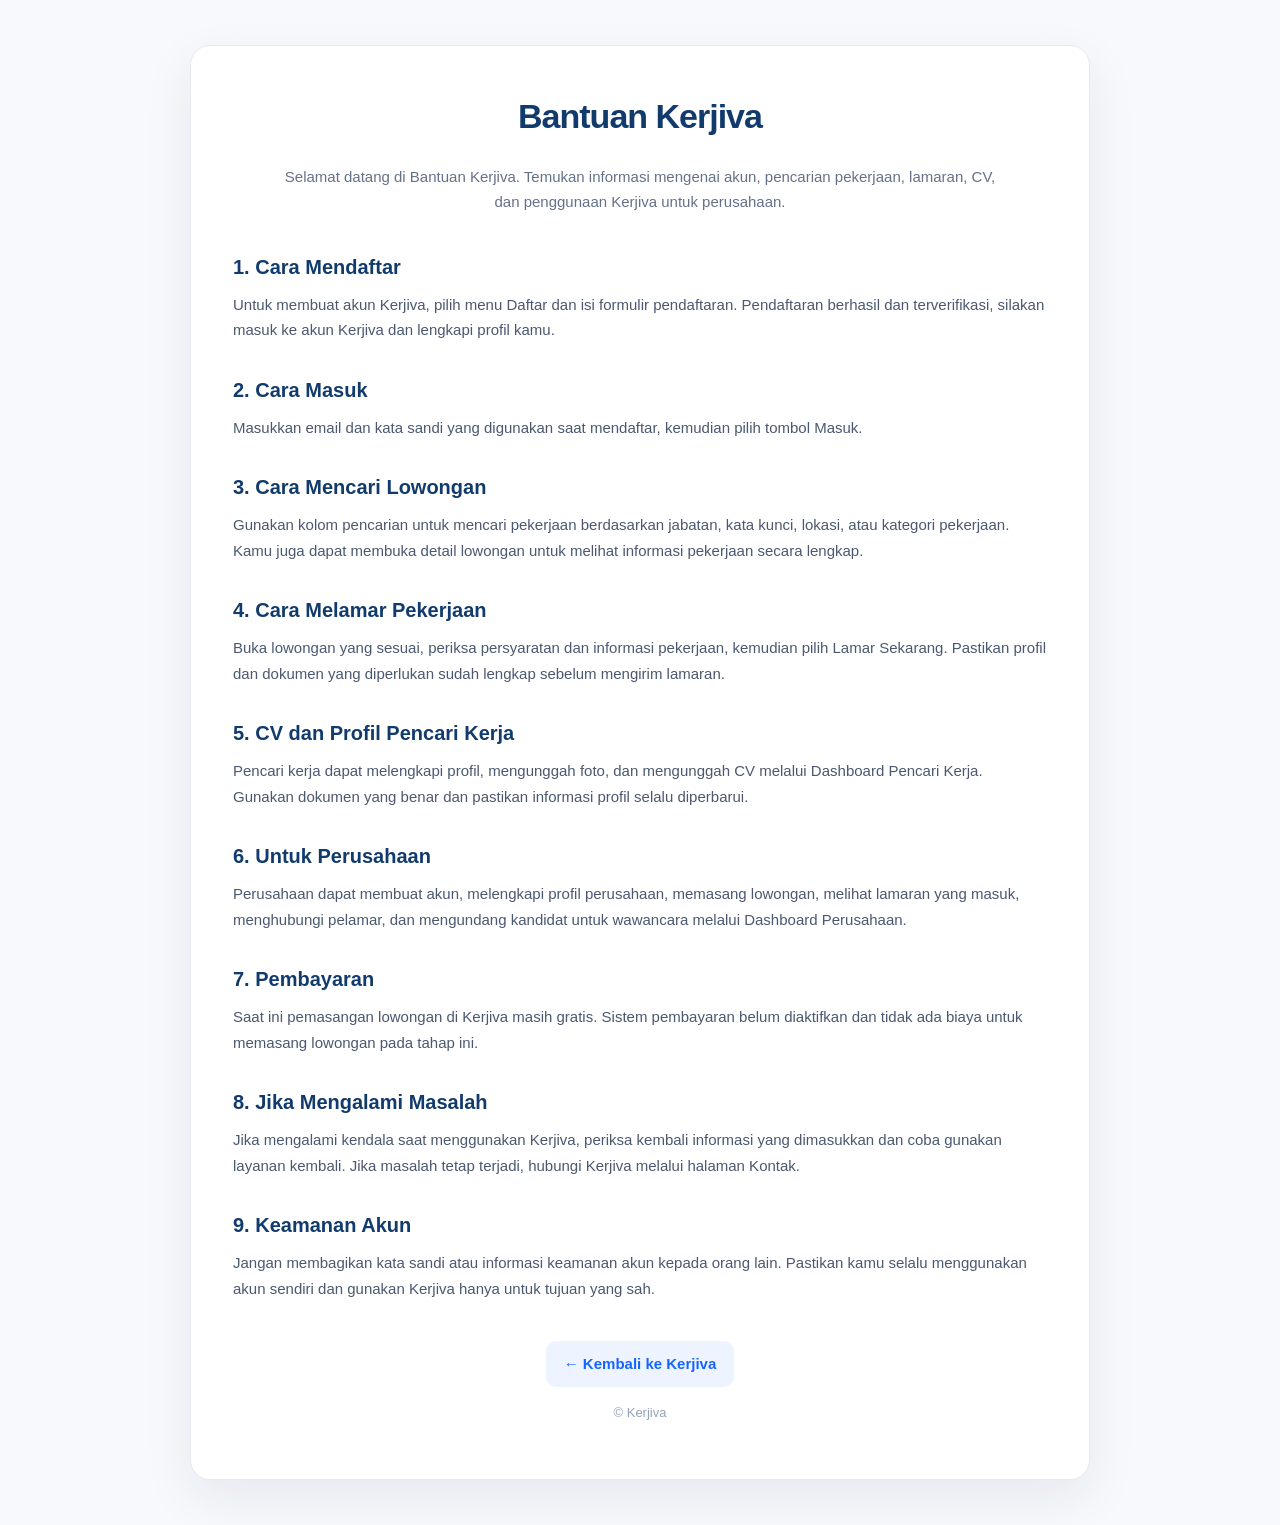
<file: bantuan.html>
<!DOCTYPE html>
<html lang="id">
<head>
  <meta charset="UTF-8">
  <meta name="viewport" content="width=device-width, initial-scale=1.0">
  <title>Bantuan - Kerjiva</title>
  <link rel="canonical" href="https://kerjiva.com/bantuan.html">

<style>
  * {
    box-sizing: border-box;
  }

  body {
    font-family: Inter, Arial, sans-serif;
    line-height: 1.7;
    margin: 0;
    padding: 0;
    background: #f7f9fc;
    color: #14213d;
  }

  .container {
    width: min(900px, 92%);
    margin: 45px auto;
    background: #ffffff;
    padding: 42px;
    border-radius: 20px;
    border: 1px solid #e6eaf0;
    box-shadow: 0 18px 50px rgba(20, 33, 61, 0.08);
  }

  h1 {
    color: #123b6d;
    text-align: center;
    font-size: 34px;
    letter-spacing: -1px;
    margin: 0 0 18px;
  }

  #helpIntro {
    max-width: 720px;
    margin: 0 auto 35px;
    text-align: center;
    color: #657189;
    font-size: 15px;
  }

  h2 {
    color: #123b6d;
    font-size: 20px;
    margin-top: 30px;
    margin-bottom: 8px;
  }

  p {
    color: #4b5870;
    font-size: 15px;
    margin-top: 0;
  }

  a {
    color: #1664ff;
    font-weight: 700;
  }

  #helpBackLink {
    display: inline-block;
    padding: 10px 18px;
    background: #eef4ff;
    border-radius: 10px;
    text-decoration: none;
  }

  #helpBackLink:hover {
    background: #e3edff;
  }

  #helpCopyright {
    color: #94a3b8;
    font-size: 13px;
  }

  @media (max-width: 560px) {
    .container {
      width: calc(100% - 24px);
      margin: 20px auto;
      padding: 25px 20px;
      border-radius: 16px;
    }

    h1 {
      font-size: 28px;
    }

    #helpIntro {
      font-size: 14px;
      margin-bottom: 28px;
    }

    h2 {
      font-size: 18px;
      margin-top: 26px;
    }

    p {
      font-size: 14px;
    }
  }
</style>
</head>

<body>

  <div class="container">

<h1 id="helpTitle">Bantuan Kerjiva</h1>

<p id="helpIntro">
  Selamat datang di Bantuan Kerjiva. Temukan informasi mengenai akun,
  pencarian pekerjaan, lamaran, CV, dan penggunaan Kerjiva untuk perusahaan.
</p>

<h2 id="help1Title">1. Cara Mendaftar</h2>


<p id="help1Text">Untuk membuat akun Kerjiva, pilih menu Daftar dan isi formulir pendaftaran. Pendaftaran berhasil dan terverifikasi, silakan masuk ke akun Kerjiva dan lengkapi profil kamu.</p>

<h2 id="help2Title">2. Cara Login</h2>

<p id="help2Text">
  Masukkan email dan kata sandi yang digunakan saat mendaftar,
  kemudian pilih tombol Masuk.
</p>

<h2 id="help3Title">3. Cara Mencari Lowongan</h2>

<p id="help3Text">
  Gunakan kolom pencarian untuk mencari pekerjaan berdasarkan jabatan,
  kata kunci, lokasi, atau kategori pekerjaan. Kamu juga dapat membuka
  detail lowongan untuk melihat informasi pekerjaan secara lengkap.
</p>

<h2 id="help4Title">4. Cara Melamar Pekerjaan</h2>

<p id="help4Text">
  Buka lowongan yang sesuai, periksa persyaratan dan informasi pekerjaan,
  kemudian pilih Lamar Sekarang. Pastikan profil dan dokumen yang diperlukan
  sudah lengkap sebelum mengirim lamaran.
</p>

<h2 id="help5Title">5. CV dan Profil Pencari Kerja</h2>

<p id="help5Text">
  Pencari kerja dapat melengkapi profil, mengunggah foto, dan mengunggah CV
  melalui Dashboard Pencari Kerja. Gunakan dokumen yang benar dan pastikan
  informasi profil selalu diperbarui.
</p>

<h2 id="help6Title">6. Untuk Perusahaan</h2>

<p id="help6Text">
  Perusahaan dapat membuat akun, melengkapi profil perusahaan, memasang
  lowongan, melihat lamaran yang masuk, menghubungi pelamar, dan mengundang
  kandidat untuk wawancara melalui Dashboard Perusahaan.
</p>

<h2 id="help7Title">7. Pembayaran</h2>

<p id="help7Text">
  Saat ini pemasangan lowongan di Kerjiva masih gratis. Sistem pembayaran
  belum diaktifkan dan tidak ada biaya untuk memasang lowongan pada tahap ini.
</p>

<h2 id="help8Title">8. Jika Mengalami Masalah</h2>

<p id="help8Text">
  Jika mengalami kendala saat menggunakan Kerjiva, periksa kembali informasi
  yang dimasukkan dan coba gunakan layanan kembali. Jika masalah tetap terjadi,
  hubungi Kerjiva melalui halaman Kontak.
</p>

<h2 id="help9Title">9. Keamanan Akun</h2>

<p id="help9Text">
  Jangan membagikan kata sandi atau informasi keamanan akun kepada orang lain.
  Pastikan kamu selalu menggunakan akun sendiri dan gunakan Kerjiva hanya untuk
  tujuan yang sah.
</p>

<p style="margin-top:40px; text-align:center;">
  <a id="helpBackLink" href="index.html">← Kembali ke Kerjiva</a>
</p>

<p id="helpCopyright" style="text-align:center;">
 © Kerjiva
</p>

  </div>

  <script>

    function translateHelpPage() {

      const language = localStorage.getItem("siteLanguage") || "id";

     const translations = {

  id: {
    helpTitle: "Bantuan Kerjiva",

    helpIntro:
      "Selamat datang di Bantuan Kerjiva. Temukan informasi mengenai akun, pencarian pekerjaan, lamaran, CV, dan penggunaan Kerjiva untuk perusahaan.",

    help1Title: "1. Cara Mendaftar",
   
    help1Text:
     "Untuk membuat akun Kerjiva, pilih menu Daftar dan isi formulir pendaftaran. Pendaftaran berhasil dan terverifikasi, silakan masuk ke akun Kerjiva dan lengkapi profil kamu.",
    
    help2Title: "2. Cara Login",
    help2Text:
      "Masukkan email dan kata sandi yang digunakan saat mendaftar, kemudian pilih tombol Masuk.",

    help3Title: "3. Cara Mencari Lowongan",
    help3Text:
      "Gunakan kolom pencarian untuk mencari pekerjaan berdasarkan jabatan, kata kunci, lokasi, atau kategori pekerjaan. Kamu juga dapat membuka detail lowongan untuk melihat informasi pekerjaan secara lengkap.",

    help4Title: "4. Cara Melamar Pekerjaan",
    help4Text:
      "Buka lowongan yang sesuai, periksa persyaratan dan informasi pekerjaan, kemudian pilih Lamar Sekarang. Pastikan profil dan dokumen yang diperlukan sudah lengkap sebelum mengirim lamaran.",

    help5Title: "5. CV dan Profil Pencari Kerja",
    help5Text:
      "Pencari kerja dapat melengkapi profil, mengunggah foto, dan mengunggah CV melalui Dashboard Pencari Kerja. Gunakan dokumen yang benar dan pastikan informasi profil selalu diperbarui.",

    help6Title: "6. Untuk Perusahaan",
    help6Text:
      "Perusahaan dapat membuat akun, melengkapi profil perusahaan, memasang lowongan, melihat lamaran yang masuk, menghubungi pelamar, dan mengundang kandidat untuk wawancara melalui Dashboard Perusahaan.",

    help7Title: "7. Pembayaran",
    help7Text:
      "Saat ini pemasangan lowongan di Kerjiva masih gratis. Sistem pembayaran belum diaktifkan dan tidak ada biaya untuk memasang lowongan pada tahap ini.",

    help8Title: "8. Jika Mengalami Masalah",
    help8Text:
      "Jika mengalami kendala saat menggunakan Kerjiva, periksa kembali informasi yang dimasukkan dan coba gunakan layanan kembali. Jika masalah tetap terjadi, hubungi Kerjiva melalui halaman Kontak.",

    help9Title: "9. Keamanan Akun",
    help9Text:
      "Jangan membagikan kata sandi atau informasi keamanan akun kepada orang lain. Pastikan kamu selalu menggunakan akun sendiri dan gunakan Kerjiva hanya untuk tujuan yang sah.",

    helpBackLink: "← Kembali ke Kerjiva",
    helpCopyright: "© Kerjiva"
  },

  en: {
    helpTitle: "Kerjiva Help",

    helpIntro:
      "Welcome to Kerjiva Help. Find information about accounts, job searches, applications, CVs, and using Kerjiva as a company.",

    help1Title: "1. How to Register",
    
    help1Text:
     "To create a Kerjiva account, select the Register menu and complete the registration form. Your registration is complete and verified. Please log in to your Kerjiva account and complete your profile.",
    
    help2Title: "2. How to Login",
    help2Text:
      "Enter the email address and password you used during registration, then select the Login button.",

    help3Title: "3. How to Search for Jobs",
    help3Text:
      "Use the search field to find jobs by position, keyword, location, or job category. You can also open a job listing to view complete job information.",

    help4Title: "4. How to Apply for a Job",
    help4Text:
      "Open a suitable job listing, review the requirements and job information, then select Apply Now. Make sure your profile and required documents are complete before submitting your application.",

    help5Title: "5. CV and Job Seeker Profile",
    help5Text:
      "Job seekers can complete their profile, upload a photo, and upload their CV through the Job Seeker Dashboard. Use the correct documents and keep your profile information up to date.",

    help6Title: "6. For Companies",
    help6Text:
      "Companies can create an account, complete their company profile, post jobs, view incoming applications, contact applicants, and invite candidates for interviews through the Company Dashboard.",

    help7Title: "7. Payment",
    help7Text:
      "Job posting on Kerjiva is currently free. The payment system has not been activated, and there is no fee for posting a job at this stage.",

    help8Title: "8. If You Experience a Problem",
    help8Text:
      "If you experience any issues while using Kerjiva, check the information you entered and try using the service again. If the problem persists, contact Kerjiva through the Contact page.",

    help9Title: "9. Account Security",
    help9Text:
      "Do not share your password or account security information with anyone else. Always use your own account and use Kerjiva only for legitimate purposes.",

    helpBackLink: "← Back to Kerjiva",
    helpCopyright: "© Kerjiva"
  }

};
      const text = translations[language] || translations.id;

      document.getElementById("helpTitle").textContent = text.helpTitle;
      document.getElementById("helpIntro").textContent = text.helpIntro;

      document.getElementById("help1Title").textContent = text.help1Title;
      document.getElementById("help1Text").textContent = text.help1Text;

      document.getElementById("help2Title").textContent = text.help2Title;
      document.getElementById("help2Text").textContent = text.help2Text;

      document.getElementById("help3Title").textContent = text.help3Title;
      document.getElementById("help3Text").textContent = text.help3Text;

      document.getElementById("help4Title").textContent = text.help4Title;
      document.getElementById("help4Text").textContent = text.help4Text;

      document.getElementById("help5Title").textContent = text.help5Title;
      document.getElementById("help5Text").textContent = text.help5Text;

      document.getElementById("help6Title").textContent = text.help6Title;
      document.getElementById("help6Text").textContent = text.help6Text;

      document.getElementById("help7Title").textContent = text.help7Title;
      document.getElementById("help7Text").textContent = text.help7Text;

      document.getElementById("help8Title").textContent = text.help8Title;
      document.getElementById("help8Text").textContent = text.help8Text;

      document.getElementById("help9Title").textContent = text.help9Title;
      document.getElementById("help9Text").textContent = text.help9Text;

      document.getElementById("helpBackLink").textContent = text.helpBackLink;
      document.getElementById("helpCopyright").textContent = text.helpCopyright;
    }

    document.addEventListener("DOMContentLoaded", translateHelpPage);

  </script>

  <script src="language.js"></script>

</body>
</html>
</file>
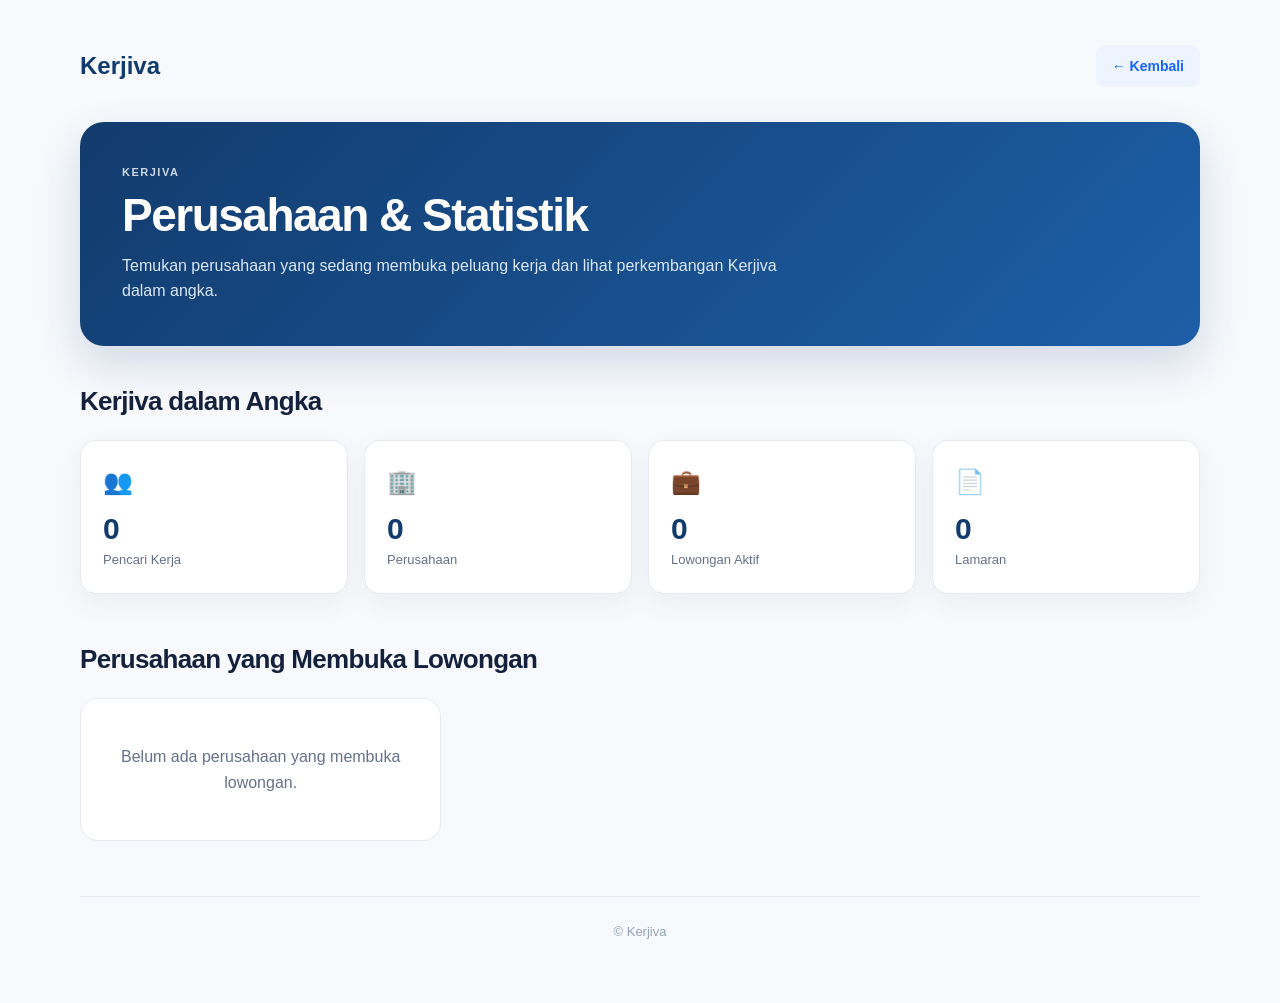
<file: perusahaan.html>
<!DOCTYPE html>

<html lang="id">
<head>
  <meta charset="UTF-8">
  <meta name="viewport" content="width=device-width, initial-scale=1.0">

  <meta name="description" content="Perusahaan dan statistik Kerjiva.">
  <title>Perusahaan & Statistik - Kerjiva</title>

  <style>
    * {
      box-sizing: border-box;
    }

    body {
      margin: 0;
      font-family: Inter, Arial, sans-serif;
      background: #f7f9fc;
      color: #14213d;
      line-height: 1.6;
    }

    a {
      text-decoration: none;
      color: inherit;
    }

    .page {
      width: min(1120px, 92%);
      margin: 0 auto;
      padding: 45px 0 60px;
    }

    .topbar {
      display: flex;
      align-items: center;
      justify-content: space-between;
      gap: 20px;
      margin-bottom: 35px;
    }

    .brand {
      font-size: 24px;
      font-weight: 850;
      color: #123b6d;
    }

    .back-link {
      display: inline-block;
      padding: 10px 16px;
      border-radius: 10px;
      background: #eef4ff;
      color: #1664ff;
      font-size: 14px;
      font-weight: 750;
    }

    .back-link:hover {
      background: #e3edff;
    }

    .hero {
      background: linear-gradient(135deg, #123b6d, #1d5fa7);
      color: white;
      border-radius: 24px;
      padding: 42px;
      margin-bottom: 35px;
      box-shadow: 0 18px 45px rgba(18, 59, 109, 0.16);
    }

    .eyebrow {
      margin: 0 0 8px;
      font-size: 11px;
      font-weight: 850;
      letter-spacing: 1.5px;
      opacity: .8;
    }

    .hero h1 {
      margin: 0 0 12px;
      font-size: clamp(30px, 5vw, 46px);
      line-height: 1.1;
      letter-spacing: -1.5px;
    }

    .hero p:last-child {
      max-width: 680px;
      margin: 0;
      color: #dbe8f8;
      font-size: 16px;
    }

    .section-title {
      margin: 0 0 18px;
      font-size: 26px;
      letter-spacing: -.7px;
    }

    .stats {
      display: grid;
      grid-template-columns: repeat(4, 1fr);
      gap: 16px;
      margin-bottom: 45px;
    }

    .stat-card {
      background: white;
      border: 1px solid #e6eaf0;
      border-radius: 16px;
      padding: 22px;
      box-shadow: 0 10px 30px rgba(20, 33, 61, 0.05);
    }

    .stat-icon {
      font-size: 24px;
      margin-bottom: 10px;
    }

    .stat-number {
      display: block;
      font-size: 30px;
      font-weight: 850;
      color: #123b6d;
      line-height: 1.1;
    }

    .stat-label {
      display: block;
      margin-top: 5px;
      color: #657189;
      font-size: 13px;
    }

    .companies {
      display: grid;
      grid-template-columns: repeat(3, 1fr);
      gap: 18px;
    }

    .company-card {
      background: white;
      border: 1px solid #e6eaf0;
      border-radius: 18px;
      padding: 22px;
      box-shadow: 0 10px 30px rgba(20, 33, 61, 0.05);
      transition: .2s ease;
    }

    .company-card:hover {
      transform: translateY(-3px);
      box-shadow: 0 18px 40px rgba(20, 33, 61, 0.09);
    }

    .company-logo {
      width: 48px;
      height: 48px;
      display: grid;
      place-items: center;
      border-radius: 13px;
      background: #edf2ff;
      color: #1664ff;
      font-weight: 850;
      font-size: 18px;
      margin-bottom: 15px;
    }

    .company-card h3 {
      margin: 0 0 5px;
      font-size: 18px;
    }

    .company-location {
      color: #657189;
      font-size: 13px;
      margin-bottom: 15px;
    }

    .company-jobs {
      display: inline-block;
      padding: 6px 10px;
      border-radius: 999px;
      background: #eef4ff;
      color: #1664ff;
      font-size: 12px;
      font-weight: 800;
    }

    .empty {
      background: white;
      border: 1px solid #e6eaf0;
      border-radius: 18px;
      padding: 45px 20px;
      text-align: center;
      color: #657189;
    }

    .footer {
      margin-top: 55px;
      padding-top: 25px;
      border-top: 1px solid #e6eaf0;
      text-align: center;
      color: #94a3b8;
      font-size: 13px;
    }

    @media (max-width: 850px) {
      .stats {
        grid-template-columns: repeat(2, 1fr);
      }

      .companies {
        grid-template-columns: repeat(2, 1fr);
      }
    }

    @media (max-width: 560px) {
      .page {
        width: calc(100% - 24px);
        padding-top: 20px;
      }

      .topbar {
        margin-bottom: 22px;
      }

      .brand {
        font-size: 21px;
      }

      .hero {
        padding: 28px 22px;
        border-radius: 18px;
      }

      .hero h1 {
        font-size: 30px;
      }

      .stats {
        grid-template-columns: 1fr 1fr;
        gap: 10px;
      }

      .stat-card {
        padding: 17px;
      }

      .stat-number {
        font-size: 25px;
      }

      .companies {
        grid-template-columns: 1fr;
      }
    }
  </style>
  <script>
  const SUPABASE_URL = "https://ksqrimmecpriyepsuclc.supabase.co/rest/v1/";
  const SUPABASE_KEY = "sb_publishable_xvPQL9oniSRwZoqmSc5W4A_NS9ldWIL";

  const supabaseHeaders = {
    apikey: SUPABASE_KEY,
    Authorization: `Bearer ${SUPABASE_KEY}`,
    "Content-Type": "application/json"
  };
</script>
</head>

<body>

  <main class="page">


<div class="topbar">
  <div class="brand">Kerjiva</div>
 <a class="back-link" id="companyBackLink" href="index.html">← Kembali</a>
</div>

<section class="hero">
  <p class="eyebrow">KERJIVA</p>
<h1 id="companyPageTitle">Perusahaan & Statistik</h1>
<p id="companyPageIntro">
  Temukan perusahaan yang sedang membuka peluang kerja
  dan lihat perkembangan Kerjiva dalam angka.
</p>
</section>

<section>
<h2 class="section-title" id="statsTitle">Kerjiva dalam Angka</h2>

  <div class="stats">

    <div class="stat-card">
      <div class="stat-icon">👥</div>
      <span class="stat-number">0</span>
      <span class="stat-label" id="statJobseekers">Pencari Kerja</span>
    </div>

    <div class="stat-card">
      <div class="stat-icon">🏢</div>
      <span class="stat-number">0</span>
      <span class="stat-label" id="statCompanies">Perusahaan</span>
    </div>

    <div class="stat-card">
      <div class="stat-icon">💼</div>
      <span class="stat-number">0</span>
      <span class="stat-label" id="statJobs">Lowongan Aktif</span>
    </div>

    <div class="stat-card">
      <div class="stat-icon">📄</div>
      <span class="stat-number">0</span>
      <span class="stat-label" id="statApplications">Lamaran</span>
    </div>

  </div>
</section>

<section>
 <h2 class="section-title" id="companiesTitle">Perusahaan yang Membuka Lowongan</h2>

  <div class="companies">

    <div class="empty">
      Belum ada perusahaan yang membuka lowongan.
    </div>

  </div>
</section>

<footer class="footer">
  © Kerjiva
</footer>

  </main>

  <script>
  const companyPageTranslations = {
  id: {
    back: "← Kembali",
    title: "Perusahaan & Statistik",
    intro: "Temukan perusahaan yang sedang membuka peluang kerja dan lihat perkembangan Kerjiva dalam angka.",
    stats: "Kerjiva dalam Angka",
    companies: "Perusahaan yang Membuka Lowongan",
    empty: "Belum ada perusahaan yang membuka lowongan.",
    activeJobs: "Lowongan Aktif",
    locationUnavailable: "Lokasi tidak tersedia",
    jobseekers: "Pencari Kerja",
    companiesLabel: "Perusahaan",
    activeJobsLabel: "Lowongan Aktif",
    applications: "Lamaran"
  },

  en: {
    back: "← Back",
    title: "Companies & Statistics",
    intro: "Discover companies currently offering job opportunities and see Kerjiva's growth in numbers.",
    stats: "Kerjiva in Numbers",
    companies: "Companies Hiring",
    empty: "No companies are currently hiring.",
    activeJobs: "Active Jobs",
    locationUnavailable: "Location unavailable",
    jobseekers: "Job Seekers",
    companiesLabel: "Companies",
    activeJobsLabel: "Active Jobs",
    applications: "Applications"
  }
};
function translateCompanyPage() {
  const language = localStorage.getItem("siteLanguage") || "id";
  const t = companyPageTranslations[language] || companyPageTranslations.id;

  document.getElementById("companyBackLink").textContent = t.back;
  document.getElementById("companyPageTitle").textContent = t.title;
  document.getElementById("companyPageIntro").textContent = t.intro;
  document.getElementById("statsTitle").textContent = t.stats;
  document.getElementById("companiesTitle").textContent = t.companies;
  document.getElementById("statJobseekers").textContent = t.jobseekers;
  document.getElementById("statCompanies").textContent = t.companiesLabel;
  document.getElementById("statJobs").textContent = t.activeJobsLabel;
  document.getElementById("statApplications").textContent = t.applications;
}

async function loadCompanyStats() {
  try {
    const language = localStorage.getItem("siteLanguage") || "id";
    const t =
      companyPageTranslations[language] ||
      companyPageTranslations.id;

const [
  statsRes,
  jobsRes,
  companiesRes
] = await Promise.all([
  fetch(`${SUPABASE_URL}rpc/get_public_stats`, {
    method: "POST",
    headers: {
      ...supabaseHeaders,
      "Content-Type": "application/json"
    },
    body: JSON.stringify({})
  }),

  fetch(
    `${SUPABASE_URL}jobs?status=eq.published&select=id,company_name,city,user_id`,
    { headers: supabaseHeaders }
  ),

  fetch(`${SUPABASE_URL}rpc/get_published_job_company_logos`, {
    method: "POST",
    headers: {
      ...supabaseHeaders,
      "Content-Type": "application/json"
    },
    body: JSON.stringify({})
  })
]);

if (!statsRes.ok || !jobsRes.ok || !companiesRes.ok) {
  throw new Error("Gagal mengambil data statistik perusahaan.");
}

const publicStats = await statsRes.json();
const jobs = await jobsRes.json();
const companyLogos = await companiesRes.json();
    const jobseekersCount =
  Number(publicStats.jobseekers) || 0;

const applicationsCount =
  Number(publicStats.applications) || 0;

const companyByUserId = new Map(
  companyLogos.map(company => [
    company.user_id,
    company
  ])
);
    // ==========================================
    // STATISTIK REALTIME
    // ==========================================

    const statNumbers =
      document.querySelectorAll(".stat-number");

    // Pencari Kerja
    if (statNumbers[0]) {
       statNumbers[0].textContent =
       jobseekersCount;
    }

  // Total perusahaan dari tabel companies
    
   if (statNumbers[1]) {
     statNumbers[1].textContent =
     Number(publicStats.companies) || 0;
    }

    // Lowongan Aktif
    // Tetap menggunakan jumlah jobs published
    if (statNumbers[2]) {
      statNumbers[2].textContent =
        jobs.length;
    }

    // Total Lamaran
    if (statNumbers[3]) {
      statNumbers[3].textContent =
      applicationsCount;
    }

    // ==========================================
    // DAFTAR PERUSAHAAN YANG MEMBUKA LOWONGAN
    // ==========================================

 const companyMap = {};

jobs.forEach(job => {
  const companyData =
    companyByUserId.get(job.user_id);

  const name = (
    job.company_name ||
    companyData?.company_name ||
    ""
  ).trim();

  if (!name) return;

  const companyKey = job.user_id
    ? String(job.user_id)
    : name.toLowerCase();

  if (!companyMap[companyKey]) {
    companyMap[companyKey] = {
      name: name,
      city: job.city || "",
      logo_url: companyData?.logo_url || "",
      jobs: 0
    };
  }

  companyMap[companyKey].jobs++;
});
    const companyList =
      Object.values(companyMap);
    
 
    const companiesContainer =
      document.querySelector(".companies");

    if (!companiesContainer) {
      return;
    }

    if (companyList.length === 0) {
      companiesContainer.innerHTML = `
        <div class="empty">
          ${t.empty}
        </div>
      `;
      return;
    }

    companiesContainer.innerHTML =
      companyList.map(company => {

        const initials =
          company.name
            .split(/\s+/)
            .filter(Boolean)
            .slice(0, 2)
            .map(word => word[0])
            .join("")
            .toUpperCase();

        return `
          <div class="company-card">

           <div class="company-logo">
             ${
             company.logo_url
            ? `<img
          src="${company.logo_url}"
          alt="Logo ${company.name}"
          style="width:100%;height:100%;object-fit:contain;border-radius:inherit;"
           >`
           : initials
           }
            </div>

            <h3>
              ${company.name}
            </h3>

            <div class="company-location">
              ${
                company.city
                  ? "📍 " + company.city
                  : "📍 " + t.locationUnavailable
              }
            </div>

            <span class="company-jobs">
              ${company.jobs} ${t.activeJobs}
            </span>

          </div>
        `;
      }).join("");

  } catch (error) {
    console.error(
      "Gagal memuat statistik perusahaan:",
      error
    );
  }
}

translateCompanyPage();
document.addEventListener("DOMContentLoaded", loadCompanyStats);
</script>
</body>
</html>
</file>
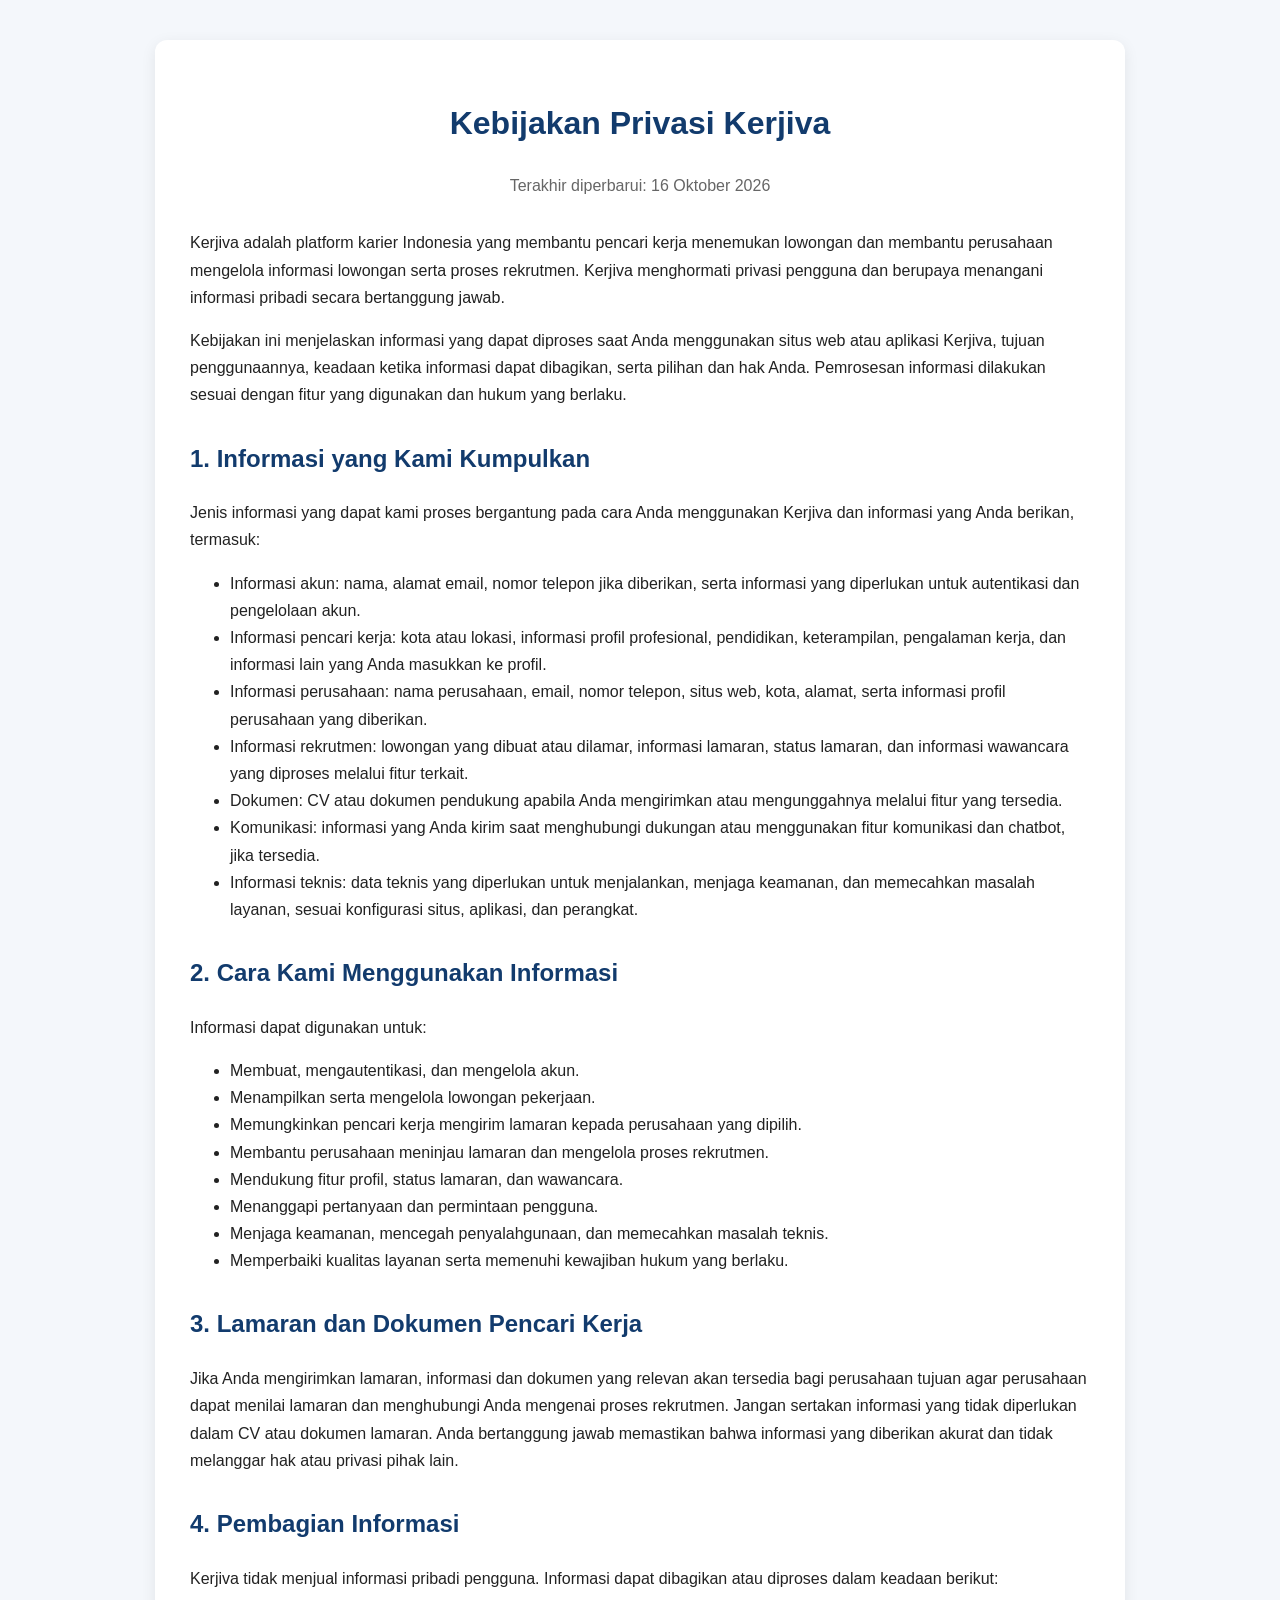
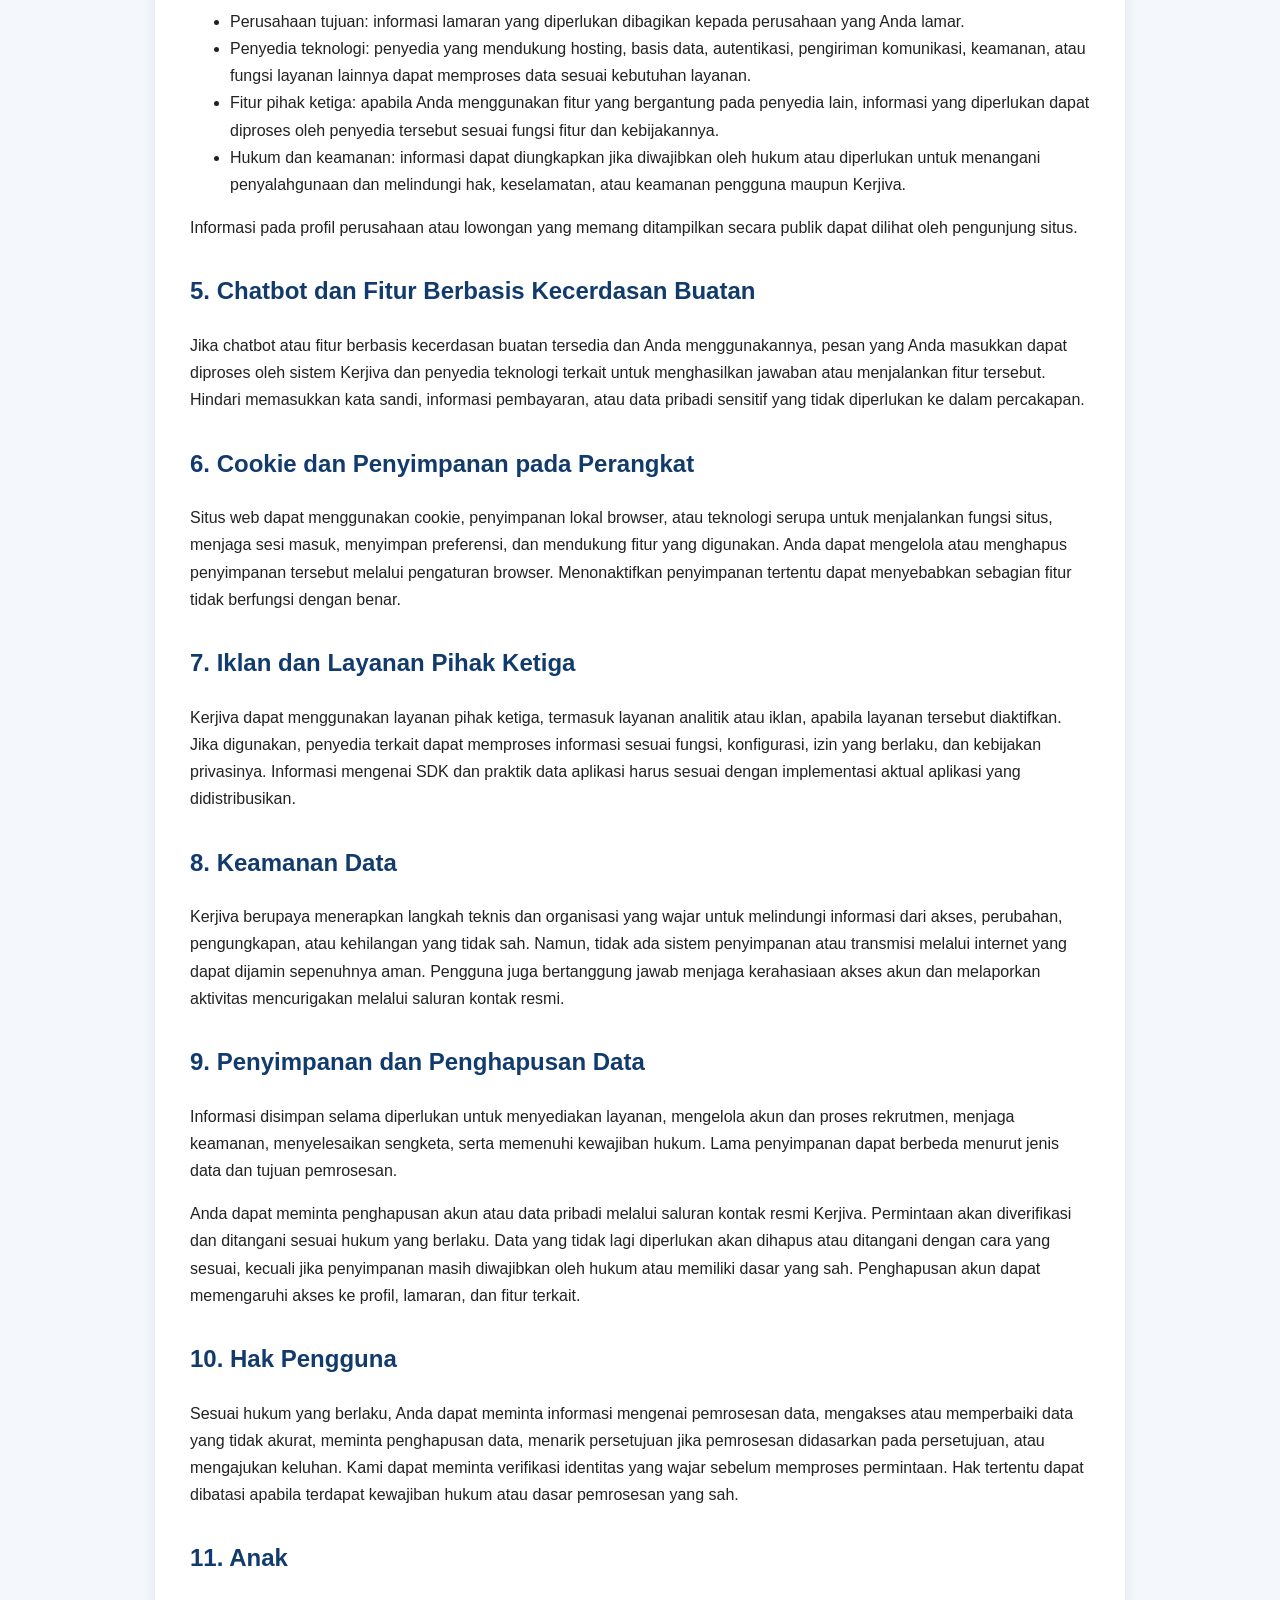
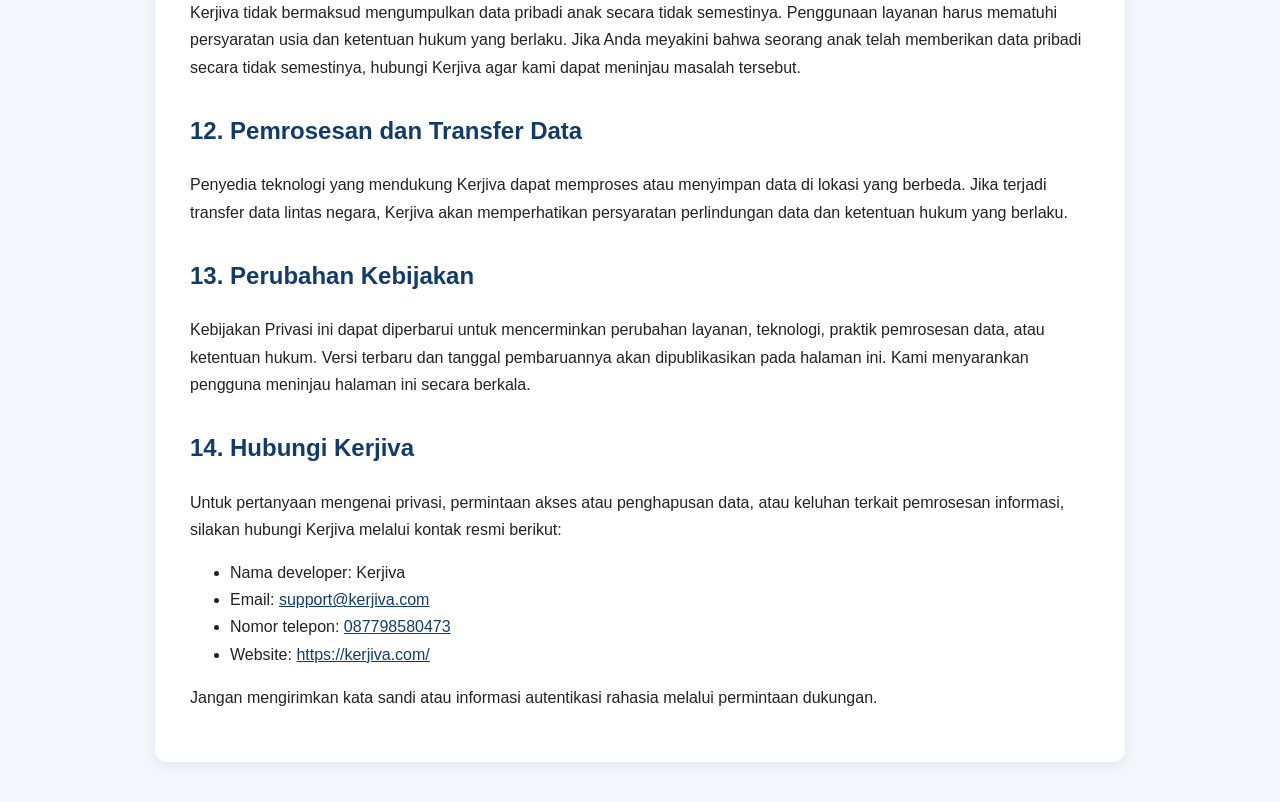
<file: privacy.html>
<!DOCTYPE html>
<html lang="id">
<head>
  <meta charset="UTF-8">
  <meta name="viewport" content="width=device-width, initial-scale=1.0">

<title>Kebijakan Privasi - Kerjiva</title>
  <link rel="canonical" href="https://kerjiva.com/privacy.html">

  <style>
    body {
      font-family: Arial, sans-serif;
      line-height: 1.7;
      margin: 0;
      padding: 0;
      background: #f4f7fb;
      color: #222;
    }

    .container {
      max-width: 900px;
      margin: 40px auto;
      background: white;
      padding: 35px;
      border-radius: 12px;
      box-shadow: 0 4px 15px rgba(0,0,0,0.08);
    }

    h1 {
      color: #123b6d;
      text-align: center;
    }

    h2 {
      color: #123b6d;
      margin-top: 30px;
    }

    p, li {
      font-size: 16px;
    }

    .date {
      text-align: center;
      color: #666;
      margin-bottom: 30px;
    }

    a {
      color: #123b6d;
    }
  </style>
</head>

<body>

<div class="container">


<div id="privacyContent">

  <h1 id="privacyTitle">Kebijakan Privasi Kerjiva</h1>

  <p class="date" id="privacyDate">
    Terakhir diperbarui: 16 Oktober 2026
  </p>

  <p id="privacyIntro">
    Kerjiva adalah platform karier Indonesia yang membantu pencari kerja
    menemukan lowongan dan membantu perusahaan mengelola informasi lowongan
    serta proses rekrutmen. Kerjiva menghormati privasi pengguna dan berupaya
    menangani informasi pribadi secara bertanggung jawab.
  </p>

  <p id="privacyIntro2">
    Kebijakan ini menjelaskan informasi yang dapat diproses saat Anda
    menggunakan situs web atau aplikasi Kerjiva, tujuan penggunaannya,
    keadaan ketika informasi dapat dibagikan, serta pilihan dan hak Anda.
    Pemrosesan informasi dilakukan sesuai dengan fitur yang digunakan dan
    hukum yang berlaku.
  </p>

  <h2 id="privacy1Title">1. Informasi yang Kami Kumpulkan</h2>
  <p id="privacy1Text">
    Jenis informasi yang dapat kami proses bergantung pada cara Anda
    menggunakan Kerjiva dan informasi yang Anda berikan, termasuk:
  </p>

  <ul>
    <li id="privacy1Item1"><strong>Informasi akun:</strong> nama, alamat email, nomor telepon jika diberikan, serta informasi yang diperlukan untuk autentikasi dan pengelolaan akun.</li>
    <li id="privacy1Item2"><strong>Informasi pencari kerja:</strong> kota atau lokasi, informasi profil profesional, pendidikan, keterampilan, pengalaman kerja, dan informasi lain yang Anda masukkan ke profil.</li>
    <li id="privacy1Item3"><strong>Informasi perusahaan:</strong> nama perusahaan, email, nomor telepon, situs web, kota, alamat, serta informasi profil perusahaan yang diberikan.</li>
    <li id="privacy1Item4"><strong>Informasi rekrutmen:</strong> lowongan yang dibuat atau dilamar, informasi lamaran, status lamaran, dan informasi wawancara yang diproses melalui fitur terkait.</li>
    <li id="privacy1Item5"><strong>Dokumen:</strong> CV atau dokumen pendukung apabila Anda mengirimkan atau mengunggahnya melalui fitur yang tersedia.</li>
    <li id="privacy1Item6"><strong>Komunikasi:</strong> informasi yang Anda kirim saat menghubungi dukungan atau menggunakan fitur komunikasi dan chatbot, jika tersedia.</li>
    <li id="privacy1Item7"><strong>Informasi teknis:</strong> data teknis yang diperlukan untuk menjalankan, menjaga keamanan, dan memecahkan masalah layanan, sesuai konfigurasi situs, aplikasi, dan perangkat.</li>
  </ul>

  <h2 id="privacy2Title">2. Cara Kami Menggunakan Informasi</h2>
  <p id="privacy2Text">Informasi dapat digunakan untuk:</p>

  <ul>
    <li id="privacy2Item1">Membuat, mengautentikasi, dan mengelola akun.</li>
    <li id="privacy2Item2">Menampilkan serta mengelola lowongan pekerjaan.</li>
    <li id="privacy2Item3">Memungkinkan pencari kerja mengirim lamaran kepada perusahaan yang dipilih.</li>
    <li id="privacy2Item4">Membantu perusahaan meninjau lamaran dan mengelola proses rekrutmen.</li>
    <li id="privacy2Item5">Mendukung fitur profil, status lamaran, dan wawancara.</li>
    <li id="privacy2Item6">Menanggapi pertanyaan dan permintaan pengguna.</li>
    <li id="privacy2Item7">Menjaga keamanan, mencegah penyalahgunaan, dan memecahkan masalah teknis.</li>
    <li id="privacy2Item8">Memperbaiki kualitas layanan serta memenuhi kewajiban hukum yang berlaku.</li>
  </ul>

  <h2 id="privacy3Title">3. Lamaran dan Dokumen Pencari Kerja</h2>
  <p id="privacy3Text">
    Jika Anda mengirimkan lamaran, informasi dan dokumen yang relevan akan
    tersedia bagi perusahaan tujuan agar perusahaan dapat menilai lamaran
    dan menghubungi Anda mengenai proses rekrutmen. Jangan sertakan informasi
    yang tidak diperlukan dalam CV atau dokumen lamaran. Anda bertanggung
    jawab memastikan bahwa informasi yang diberikan akurat dan tidak
    melanggar hak atau privasi pihak lain.
  </p>

  <h2 id="privacy4Title">4. Pembagian Informasi</h2>
  <p id="privacy4Text">
    Kerjiva tidak menjual informasi pribadi pengguna. Informasi dapat
    dibagikan atau diproses dalam keadaan berikut:
  </p>

  <ul>
    <li id="privacy4Item1"><strong>Perusahaan tujuan:</strong> informasi lamaran yang diperlukan dibagikan kepada perusahaan yang Anda lamar.</li>
    <li id="privacy4Item2"><strong>Penyedia teknologi:</strong> penyedia yang mendukung hosting, basis data, autentikasi, pengiriman komunikasi, keamanan, atau fungsi layanan lainnya dapat memproses data sesuai kebutuhan layanan.</li>
    <li id="privacy4Item3"><strong>Fitur pihak ketiga:</strong> apabila Anda menggunakan fitur yang bergantung pada penyedia lain, informasi yang diperlukan dapat diproses oleh penyedia tersebut sesuai fungsi fitur dan kebijakannya.</li>
    <li id="privacy4Item4"><strong>Hukum dan keamanan:</strong> informasi dapat diungkapkan jika diwajibkan oleh hukum atau diperlukan untuk menangani penyalahgunaan dan melindungi hak, keselamatan, atau keamanan pengguna maupun Kerjiva.</li>
  </ul>

  <p id="privacy4Note">
    Informasi pada profil perusahaan atau lowongan yang memang ditampilkan
    secara publik dapat dilihat oleh pengunjung situs.
  </p>

  <h2 id="privacy5Title">5. Chatbot dan Fitur Berbasis Kecerdasan Buatan</h2>
  <p id="privacy5Text">
    Jika chatbot atau fitur berbasis kecerdasan buatan tersedia dan Anda
    menggunakannya, pesan yang Anda masukkan dapat diproses oleh sistem
    Kerjiva dan penyedia teknologi terkait untuk menghasilkan jawaban atau
    menjalankan fitur tersebut. Hindari memasukkan kata sandi, informasi
    pembayaran, atau data pribadi sensitif yang tidak diperlukan ke dalam
    percakapan.
  </p>

  <h2 id="privacy6Title">6. Cookie dan Penyimpanan pada Perangkat</h2>
  <p id="privacy6Text">
    Situs web dapat menggunakan cookie, penyimpanan lokal browser, atau
    teknologi serupa untuk menjalankan fungsi situs, menjaga sesi masuk,
    menyimpan preferensi, dan mendukung fitur yang digunakan. Anda dapat
    mengelola atau menghapus penyimpanan tersebut melalui pengaturan browser.
    Menonaktifkan penyimpanan tertentu dapat menyebabkan sebagian fitur
    tidak berfungsi dengan benar.
  </p>

  <h2 id="privacy7Title">7. Iklan dan Layanan Pihak Ketiga</h2>
  <p id="privacy7Text">
    Kerjiva dapat menggunakan layanan pihak ketiga, termasuk layanan analitik
    atau iklan, apabila layanan tersebut diaktifkan. Jika digunakan, penyedia
    terkait dapat memproses informasi sesuai fungsi, konfigurasi, izin yang
    berlaku, dan kebijakan privasinya. Informasi mengenai SDK dan praktik
    data aplikasi harus sesuai dengan implementasi aktual aplikasi yang
    didistribusikan.
  </p>

  <h2 id="privacy8Title">8. Keamanan Data</h2>
  <p id="privacy8Text">
    Kerjiva berupaya menerapkan langkah teknis dan organisasi yang wajar
    untuk melindungi informasi dari akses, perubahan, pengungkapan, atau
    kehilangan yang tidak sah. Namun, tidak ada sistem penyimpanan atau
    transmisi melalui internet yang dapat dijamin sepenuhnya aman. Pengguna
    juga bertanggung jawab menjaga kerahasiaan akses akun dan melaporkan
    aktivitas mencurigakan melalui saluran kontak resmi.
  </p>

  <h2 id="privacy9Title">9. Penyimpanan dan Penghapusan Data</h2>
  <p id="privacy9Text">
    Informasi disimpan selama diperlukan untuk menyediakan layanan,
    mengelola akun dan proses rekrutmen, menjaga keamanan, menyelesaikan
    sengketa, serta memenuhi kewajiban hukum. Lama penyimpanan dapat
    berbeda menurut jenis data dan tujuan pemrosesan.
  </p>

  <p id="privacy9Text2">
    Anda dapat meminta penghapusan akun atau data pribadi melalui saluran
    kontak resmi Kerjiva. Permintaan akan diverifikasi dan ditangani sesuai
    hukum yang berlaku. Data yang tidak lagi diperlukan akan dihapus atau
    ditangani dengan cara yang sesuai, kecuali jika penyimpanan masih
    diwajibkan oleh hukum atau memiliki dasar yang sah. Penghapusan akun
    dapat memengaruhi akses ke profil, lamaran, dan fitur terkait.
  </p>

  <h2 id="privacy10Title">10. Hak Pengguna</h2>
  <p id="privacy10Text">
    Sesuai hukum yang berlaku, Anda dapat meminta informasi mengenai
    pemrosesan data, mengakses atau memperbaiki data yang tidak akurat,
    meminta penghapusan data, menarik persetujuan jika pemrosesan didasarkan
    pada persetujuan, atau mengajukan keluhan. Kami dapat meminta verifikasi
    identitas yang wajar sebelum memproses permintaan. Hak tertentu dapat
    dibatasi apabila terdapat kewajiban hukum atau dasar pemrosesan yang sah.
  </p>

  <h2 id="privacy11Title">11. Anak</h2>
  <p id="privacy11Text">
    Kerjiva tidak bermaksud mengumpulkan data pribadi anak secara tidak
    semestinya. Penggunaan layanan harus mematuhi persyaratan usia dan
    ketentuan hukum yang berlaku. Jika Anda meyakini bahwa seorang anak
    telah memberikan data pribadi secara tidak semestinya, hubungi Kerjiva
    agar kami dapat meninjau masalah tersebut.
  </p>

  <h2 id="privacy12Title">12. Pemrosesan dan Transfer Data</h2>
  <p id="privacy12Text">
    Penyedia teknologi yang mendukung Kerjiva dapat memproses atau menyimpan
    data di lokasi yang berbeda. Jika terjadi transfer data lintas negara,
    Kerjiva akan memperhatikan persyaratan perlindungan data dan ketentuan
    hukum yang berlaku.
  </p>

  <h2 id="privacy13Title">13. Perubahan Kebijakan</h2>
  <p id="privacy13Text">
    Kebijakan Privasi ini dapat diperbarui untuk mencerminkan perubahan
    layanan, teknologi, praktik pemrosesan data, atau ketentuan hukum.
    Versi terbaru dan tanggal pembaruannya akan dipublikasikan pada halaman
    ini. Kami menyarankan pengguna meninjau halaman ini secara berkala.
  </p>

  <h2 id="privacy14Title">14. Hubungi Kerjiva</h2>
  <p id="privacy14Text">
    Untuk pertanyaan mengenai privasi, permintaan akses atau penghapusan
    data, atau keluhan terkait pemrosesan informasi, silakan hubungi
    Kerjiva melalui kontak resmi berikut:
  </p>

  <ul>
    <li><span id="contactDeveloperLabel">Nama developer:</span> Kerjiva</li>
    <li><span id="contactEmailLabel">Email:</span> <a href="mailto:support@kerjiva.com">support@kerjiva.com</a></li>
    <li><span id="contactPhoneLabel">Nomor telepon:</span> <a href="tel:+6287798580473">087798580473</a></li>
    <li><span id="contactWebsiteLabel">Website:</span> <a href="https://kerjiva.com/" target="_blank" rel="noopener noreferrer">https://kerjiva.com/</a></li>
  </ul>

  <p id="privacy14Note">
    Jangan mengirimkan kata sandi atau informasi autentikasi rahasia melalui
    permintaan dukungan.
  </p>

</div>

<script src="language.js"></script>

<script>
  function translatePrivacyPage() {
    const language =
      localStorage.getItem("siteLanguage") === "en" ? "en" : "id";

    const translations = {
      id: {
        title: "Kebijakan Privasi - Kerjiva",
        privacyTitle: "Kebijakan Privasi Kerjiva",
        privacyDate: "Terakhir diperbarui: 16 Oktober 2026",

        privacyIntro:
          "Kerjiva adalah platform karier Indonesia yang membantu pencari kerja menemukan lowongan dan membantu perusahaan mengelola informasi lowongan serta proses rekrutmen. Kerjiva menghormati privasi pengguna dan berupaya menangani informasi pribadi secara bertanggung jawab.",
        privacyIntro2:
          "Kebijakan ini menjelaskan informasi yang dapat diproses saat Anda menggunakan situs web atau aplikasi Kerjiva, tujuan penggunaannya, keadaan ketika informasi dapat dibagikan, serta pilihan dan hak Anda. Pemrosesan informasi dilakukan sesuai dengan fitur yang digunakan dan hukum yang berlaku.",

        privacy1Title: "1. Informasi yang Kami Kumpulkan",
        privacy1Text:
          "Jenis informasi yang dapat kami proses bergantung pada cara Anda menggunakan Kerjiva dan informasi yang Anda berikan, termasuk:",
        privacy1Item1:
          "Informasi akun: nama, alamat email, nomor telepon jika diberikan, serta informasi yang diperlukan untuk autentikasi dan pengelolaan akun.",
        privacy1Item2:
          "Informasi pencari kerja: kota atau lokasi, informasi profil profesional, pendidikan, keterampilan, pengalaman kerja, dan informasi lain yang Anda masukkan ke profil.",
        privacy1Item3:
          "Informasi perusahaan: nama perusahaan, email, nomor telepon, situs web, kota, alamat, serta informasi profil perusahaan yang diberikan.",
        privacy1Item4:
          "Informasi rekrutmen: lowongan yang dibuat atau dilamar, informasi lamaran, status lamaran, dan informasi wawancara yang diproses melalui fitur terkait.",
        privacy1Item5:
          "Dokumen: CV atau dokumen pendukung apabila Anda mengirimkan atau mengunggahnya melalui fitur yang tersedia.",
        privacy1Item6:
          "Komunikasi: informasi yang Anda kirim saat menghubungi dukungan atau menggunakan fitur komunikasi dan chatbot, jika tersedia.",
        privacy1Item7:
          "Informasi teknis: data teknis yang diperlukan untuk menjalankan, menjaga keamanan, dan memecahkan masalah layanan, sesuai konfigurasi situs, aplikasi, dan perangkat.",

        privacy2Title: "2. Cara Kami Menggunakan Informasi",
        privacy2Text: "Informasi dapat digunakan untuk:",
        privacy2Item1: "Membuat, mengautentikasi, dan mengelola akun.",
        privacy2Item2: "Menampilkan serta mengelola lowongan pekerjaan.",
        privacy2Item3: "Memungkinkan pencari kerja mengirim lamaran kepada perusahaan yang dipilih.",
        privacy2Item4: "Membantu perusahaan meninjau lamaran dan mengelola proses rekrutmen.",
        privacy2Item5: "Mendukung fitur profil, status lamaran, dan wawancara.",
        privacy2Item6: "Menanggapi pertanyaan dan permintaan pengguna.",
        privacy2Item7: "Menjaga keamanan, mencegah penyalahgunaan, dan memecahkan masalah teknis.",
        privacy2Item8: "Memperbaiki kualitas layanan serta memenuhi kewajiban hukum yang berlaku.",

        privacy3Title: "3. Lamaran dan Dokumen Pencari Kerja",
        privacy3Text:
          "Jika Anda mengirimkan lamaran, informasi dan dokumen yang relevan akan tersedia bagi perusahaan tujuan agar perusahaan dapat menilai lamaran dan menghubungi Anda mengenai proses rekrutmen. Jangan sertakan informasi yang tidak diperlukan dalam CV atau dokumen lamaran. Anda bertanggung jawab memastikan bahwa informasi yang diberikan akurat dan tidak melanggar hak atau privasi pihak lain.",

        privacy4Title: "4. Pembagian Informasi",
        privacy4Text:
          "Kerjiva tidak menjual informasi pribadi pengguna. Informasi dapat dibagikan atau diproses dalam keadaan berikut:",
        privacy4Item1:
          "Perusahaan tujuan: informasi lamaran yang diperlukan dibagikan kepada perusahaan yang Anda lamar.",
        privacy4Item2:
          "Penyedia teknologi: penyedia yang mendukung hosting, basis data, autentikasi, pengiriman komunikasi, keamanan, atau fungsi layanan lainnya dapat memproses data sesuai kebutuhan layanan.",
        privacy4Item3:
          "Fitur pihak ketiga: apabila Anda menggunakan fitur yang bergantung pada penyedia lain, informasi yang diperlukan dapat diproses oleh penyedia tersebut sesuai fungsi fitur dan kebijakannya.",
        privacy4Item4:
          "Hukum dan keamanan: informasi dapat diungkapkan jika diwajibkan oleh hukum atau diperlukan untuk menangani penyalahgunaan dan melindungi hak, keselamatan, atau keamanan pengguna maupun Kerjiva.",
        privacy4Note:
          "Informasi pada profil perusahaan atau lowongan yang memang ditampilkan secara publik dapat dilihat oleh pengunjung situs.",

        privacy5Title: "5. Chatbot dan Fitur Berbasis Kecerdasan Buatan",
        privacy5Text:
          "Jika chatbot atau fitur berbasis kecerdasan buatan tersedia dan Anda menggunakannya, pesan yang Anda masukkan dapat diproses oleh sistem Kerjiva dan penyedia teknologi terkait untuk menghasilkan jawaban atau menjalankan fitur tersebut. Hindari memasukkan kata sandi, informasi pembayaran, atau data pribadi sensitif yang tidak diperlukan ke dalam percakapan.",

        privacy6Title: "6. Cookie dan Penyimpanan pada Perangkat",
        privacy6Text:
          "Situs web dapat menggunakan cookie, penyimpanan lokal browser, atau teknologi serupa untuk menjalankan fungsi situs, menjaga sesi masuk, menyimpan preferensi, dan mendukung fitur yang digunakan. Anda dapat mengelola atau menghapus penyimpanan tersebut melalui pengaturan browser. Menonaktifkan penyimpanan tertentu dapat menyebabkan sebagian fitur tidak berfungsi dengan benar.",

        privacy7Title: "7. Iklan dan Layanan Pihak Ketiga",
        privacy7Text:
          "Kerjiva dapat menggunakan layanan pihak ketiga, termasuk layanan analitik atau iklan, apabila layanan tersebut diaktifkan. Jika digunakan, penyedia terkait dapat memproses informasi sesuai fungsi, konfigurasi, izin yang berlaku, dan kebijakan privasinya. Informasi mengenai SDK dan praktik data aplikasi harus sesuai dengan implementasi aktual aplikasi yang didistribusikan.",

        privacy8Title: "8. Keamanan Data",
        privacy8Text:
          "Kerjiva berupaya menerapkan langkah teknis dan organisasi yang wajar untuk melindungi informasi dari akses, perubahan, pengungkapan, atau kehilangan yang tidak sah. Namun, tidak ada sistem penyimpanan atau transmisi melalui internet yang dapat dijamin sepenuhnya aman. Pengguna juga bertanggung jawab menjaga kerahasiaan akses akun dan melaporkan aktivitas mencurigakan melalui saluran kontak resmi.",

        privacy9Title: "9. Penyimpanan dan Penghapusan Data",
        privacy9Text:
          "Informasi disimpan selama diperlukan untuk menyediakan layanan, mengelola akun dan proses rekrutmen, menjaga keamanan, menyelesaikan sengketa, serta memenuhi kewajiban hukum. Lama penyimpanan dapat berbeda menurut jenis data dan tujuan pemrosesan.",
        privacy9Text2:
          "Anda dapat meminta penghapusan akun atau data pribadi melalui saluran kontak resmi Kerjiva. Permintaan akan diverifikasi dan ditangani sesuai hukum yang berlaku. Data yang tidak lagi diperlukan akan dihapus atau ditangani dengan cara yang sesuai, kecuali jika penyimpanan masih diwajibkan oleh hukum atau memiliki dasar yang sah. Penghapusan akun dapat memengaruhi akses ke profil, lamaran, dan fitur terkait.",

        privacy10Title: "10. Hak Pengguna",
        privacy10Text:
          "Sesuai hukum yang berlaku, Anda dapat meminta informasi mengenai pemrosesan data, mengakses atau memperbaiki data yang tidak akurat, meminta penghapusan data, menarik persetujuan jika pemrosesan didasarkan pada persetujuan, atau mengajukan keluhan. Kami dapat meminta verifikasi identitas yang wajar sebelum memproses permintaan. Hak tertentu dapat dibatasi apabila terdapat kewajiban hukum atau dasar pemrosesan yang sah.",

        privacy11Title: "11. Anak",
        privacy11Text:
          "Kerjiva tidak bermaksud mengumpulkan data pribadi anak secara tidak semestinya. Penggunaan layanan harus mematuhi persyaratan usia dan ketentuan hukum yang berlaku. Jika Anda meyakini bahwa seorang anak telah memberikan data pribadi secara tidak semestinya, hubungi Kerjiva agar kami dapat meninjau masalah tersebut.",

        privacy12Title: "12. Pemrosesan dan Transfer Data",
        privacy12Text:
          "Penyedia teknologi yang mendukung Kerjiva dapat memproses atau menyimpan data di lokasi yang berbeda. Jika terjadi transfer data lintas negara, Kerjiva akan memperhatikan persyaratan perlindungan data dan ketentuan hukum yang berlaku.",

        privacy13Title: "13. Perubahan Kebijakan",
        privacy13Text:
          "Kebijakan Privasi ini dapat diperbarui untuk mencerminkan perubahan layanan, teknologi, praktik pemrosesan data, atau ketentuan hukum. Versi terbaru dan tanggal pembaruannya akan dipublikasikan pada halaman ini. Kami menyarankan pengguna meninjau halaman ini secara berkala.",

        privacy14Title: "14. Hubungi Kerjiva",
        privacy14Text:
          "Untuk pertanyaan mengenai privasi, permintaan akses atau penghapusan data, atau keluhan terkait pemrosesan informasi, silakan hubungi Kerjiva melalui kontak resmi berikut:",
        privacy14Note:
          "Jangan mengirimkan kata sandi atau informasi autentikasi rahasia melalui permintaan dukungan.",

        contactDeveloperLabel: "Nama developer:",
        contactEmailLabel: "Email:",
        contactPhoneLabel: "Nomor telepon:",
        contactWebsiteLabel: "Website:"
      },

      en: {
        title: "Privacy Policy - Kerjiva",
        privacyTitle: "Kerjiva Privacy Policy",
        privacyDate: "Last updated: October 16, 2026",

        privacyIntro:
          "Kerjiva is an Indonesian career platform that helps job seekers find vacancies and helps companies manage job listings and recruitment processes. Kerjiva respects user privacy and strives to handle personal information responsibly.",
        privacyIntro2:
          "This policy explains the information that may be processed when you use the Kerjiva website or application, how it is used, when it may be shared, and your choices and rights. Information is processed according to the features you use and applicable law.",

        privacy1Title: "1. Information We Collect",
        privacy1Text:
          "The types of information we may process depend on how you use Kerjiva and the information you provide, including:",
        privacy1Item1:
          "Account information: name, email address, phone number if provided, and information needed for authentication and account management.",
        privacy1Item2:
          "Job seeker information: city or location, professional profile, education, skills, work experience, and other information you add to your profile.",
        privacy1Item3:
          "Company information: company name, email, phone number, website, city, address, and the company profile information provided.",
        privacy1Item4:
          "Recruitment information: jobs posted or applied for, application details, application status, and interview information processed through relevant features.",
        privacy1Item5:
          "Documents: CVs or supporting documents you submit or upload through available features.",
        privacy1Item6:
          "Communications: information you send when contacting support or using communication and chatbot features, if available.",
        privacy1Item7:
          "Technical information: technical data needed to operate and secure the service and troubleshoot issues, depending on website, application, and device configuration.",

        privacy2Title: "2. How We Use Information",
        privacy2Text: "Information may be used to:",
        privacy2Item1: "Create, authenticate, and manage accounts.",
        privacy2Item2: "Display and manage job vacancies.",
        privacy2Item3: "Allow job seekers to submit applications to selected companies.",
        privacy2Item4: "Help companies review applications and manage recruitment.",
        privacy2Item5: "Support profile, application status, and interview features.",
        privacy2Item6: "Respond to user questions and requests.",
        privacy2Item7: "Maintain security, prevent misuse, and troubleshoot technical issues.",
        privacy2Item8: "Improve service quality and comply with applicable legal obligations.",

        privacy3Title: "3. Job Applications and Documents",
        privacy3Text:
          "When you submit an application, relevant information and documents will be available to the intended company so it can assess your application and contact you about recruitment. Do not include unnecessary information in your CV or application documents. You are responsible for ensuring that the information you provide is accurate and does not violate the rights or privacy of others.",

        privacy4Title: "4. Information Sharing",
        privacy4Text:
          "Kerjiva does not sell users' personal information. Information may be shared or processed in the following circumstances:",
        privacy4Item1:
          "Intended company: necessary application information is shared with the company you apply to.",
        privacy4Item2:
          "Technology providers: providers supporting hosting, databases, authentication, communications, security, or other service functions may process data as needed to provide the service.",
        privacy4Item3:
          "Third-party features: if you use a feature that relies on another provider, necessary information may be processed by that provider according to the feature and its policies.",
        privacy4Item4:
          "Legal and security matters: information may be disclosed when required by law or necessary to address misuse and protect the rights, safety, or security of users or Kerjiva.",
        privacy4Note:
          "Information in company profiles or job listings that are intentionally made public may be visible to website visitors.",

        privacy5Title: "5. Chatbots and Artificial Intelligence Features",
        privacy5Text:
          "If a chatbot or artificial intelligence feature is available and you use it, your messages may be processed by Kerjiva's systems and relevant technology providers to generate responses or operate the feature. Avoid entering passwords, payment information, or unnecessary sensitive personal data into conversations.",

        privacy6Title: "6. Cookies and Device Storage",
        privacy6Text:
          "The website may use cookies, browser local storage, or similar technologies to operate site functions, maintain login sessions, save preferences, and support features you use. You can manage or delete this storage through your browser settings. Disabling certain storage may cause some features to stop working properly.",

        privacy7Title: "7. Advertising and Third-Party Services",
        privacy7Text:
          "Kerjiva may use third-party services, including analytics or advertising services, when enabled. If used, relevant providers may process information according to their functions, configuration, applicable permissions, and privacy policies. Information about SDKs and application data practices should match the actual implementation of the distributed application.",

        privacy8Title: "8. Data Security",
        privacy8Text:
          "Kerjiva strives to apply reasonable technical and organizational measures to protect information against unauthorized access, alteration, disclosure, or loss. However, no internet storage or transmission system can be guaranteed completely secure. Users are also responsible for keeping their account access confidential and reporting suspicious activity through official contact channels.",

        privacy9Title: "9. Data Retention and Deletion",
        privacy9Text:
          "Information is retained for as long as necessary to provide the service, manage accounts and recruitment processes, maintain security, resolve disputes, and meet legal obligations. Retention periods may vary depending on the type of data and the purpose of processing.",
        privacy9Text2:
          "You may request deletion of your account or personal data through Kerjiva's official contact channels. Requests will be verified and handled in accordance with applicable law. Data that is no longer needed will be deleted or otherwise appropriately handled, unless retention is required by law or has another lawful basis. Account deletion may affect access to your profile, applications, and related features.",

        privacy10Title: "10. User Rights",
        privacy10Text:
          "Subject to applicable law, you may request information about data processing, access or correct inaccurate data, request data deletion, withdraw consent where processing is based on consent, or submit a complaint. We may request reasonable identity verification before processing a request. Certain rights may be limited where legal obligations or a lawful basis for processing apply.",

        privacy11Title: "11. Children",
        privacy11Text:
          "Kerjiva does not intend to collect children's personal data inappropriately. Use of the service must comply with applicable age requirements and laws. If you believe a child has improperly provided personal data, contact Kerjiva so we can review the matter.",

        privacy12Title: "12. Data Processing and Transfers",
        privacy12Text:
          "Technology providers supporting Kerjiva may process or store data in different locations. If data is transferred across national borders, Kerjiva will take applicable data protection requirements and laws into account.",

        privacy13Title: "13. Changes to This Policy",
        privacy13Text:
          "This Privacy Policy may be updated to reflect changes in services, technology, data processing practices, or legal requirements. The latest version and update date will be published on this page. We recommend that users review this page periodically.",

        privacy14Title: "14. Contact Kerjiva",
        privacy14Text:
          "For privacy questions, requests to access or delete data, or complaints about information processing, please contact Kerjiva through the following official contact details:",
        privacy14Note:
          "Do not send passwords or confidential authentication information through support requests.",

        contactDeveloperLabel: "Developer name:",
        contactEmailLabel: "Email:",
        contactPhoneLabel: "Phone number:",
        contactWebsiteLabel: "Website:"
      }
    };

    const t = translations[language];
    document.title = t.title;

    Object.keys(t).forEach(function (key) {
      const element = document.getElementById(key);

      if (element) {
        element.textContent = t[key];
      }
    });
  }

  document.addEventListener("DOMContentLoaded", translatePrivacyPage);
</script>
</body>
</html>
</file>
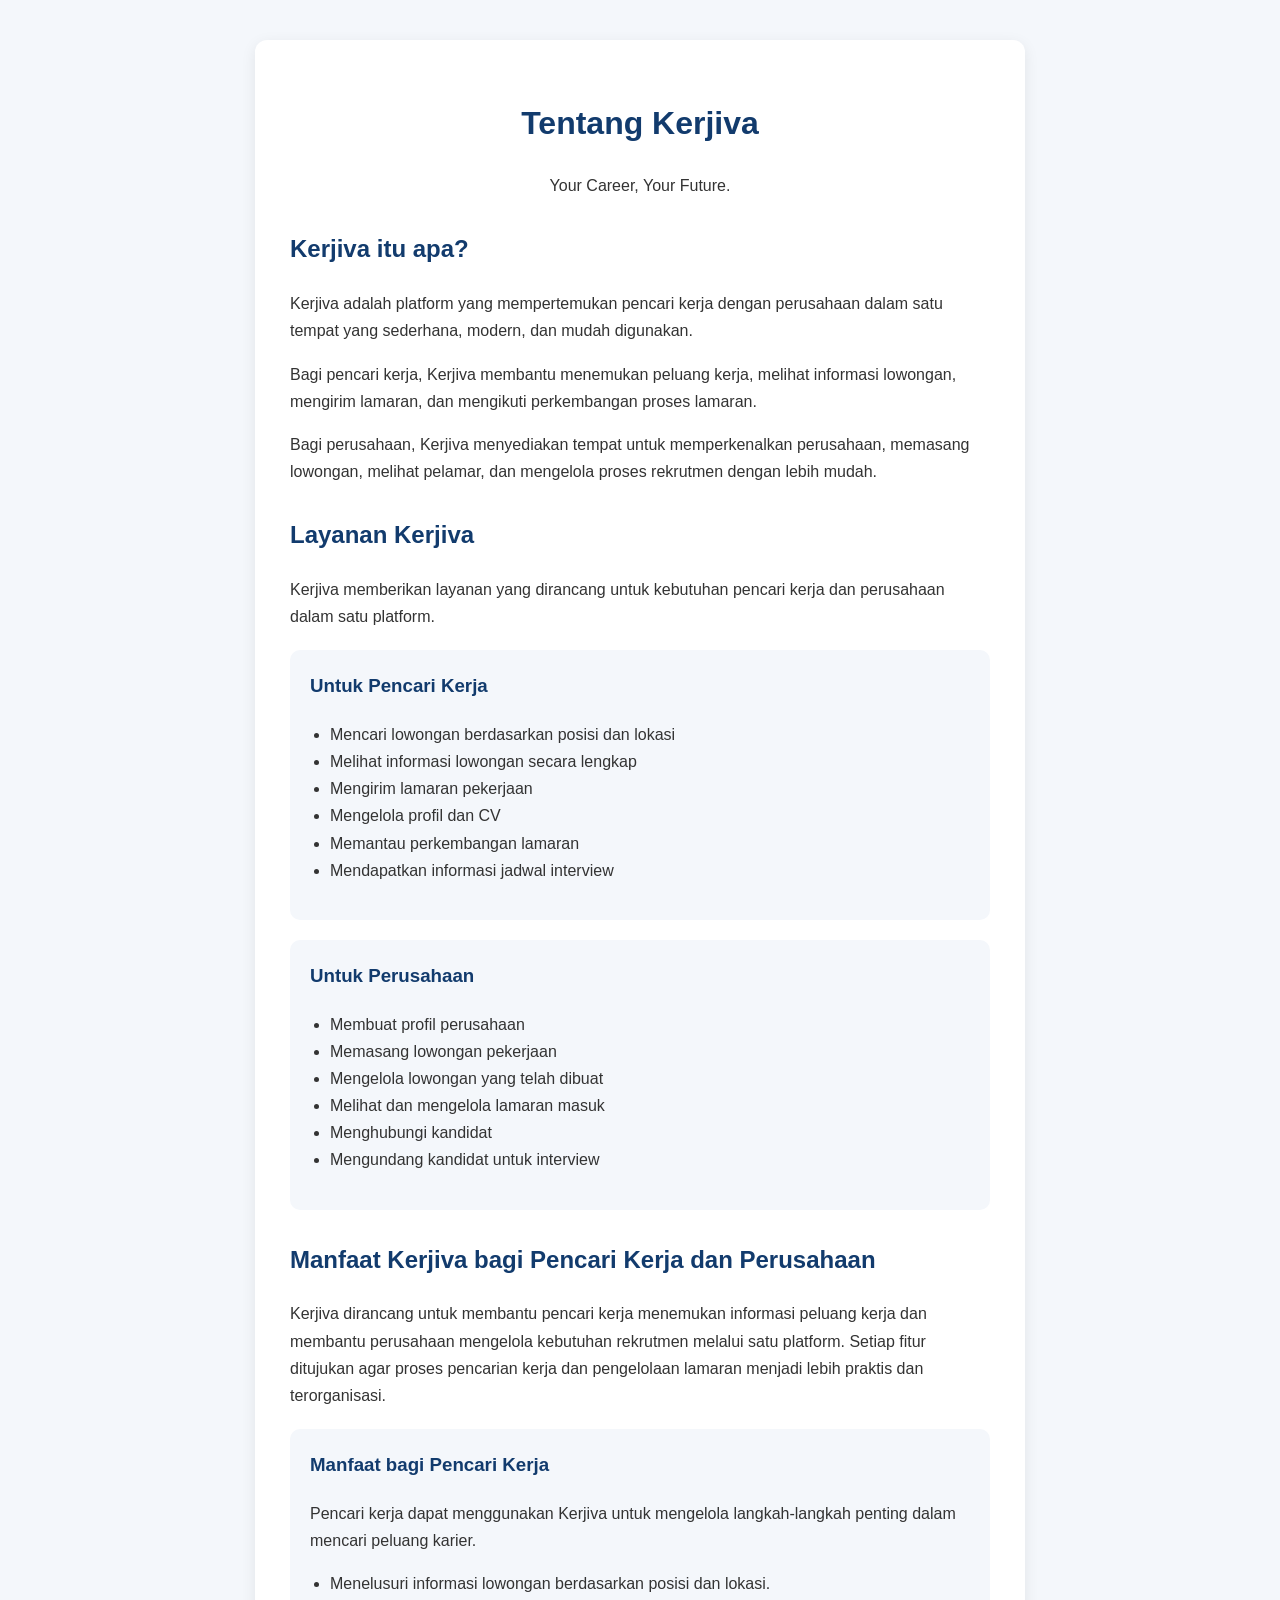
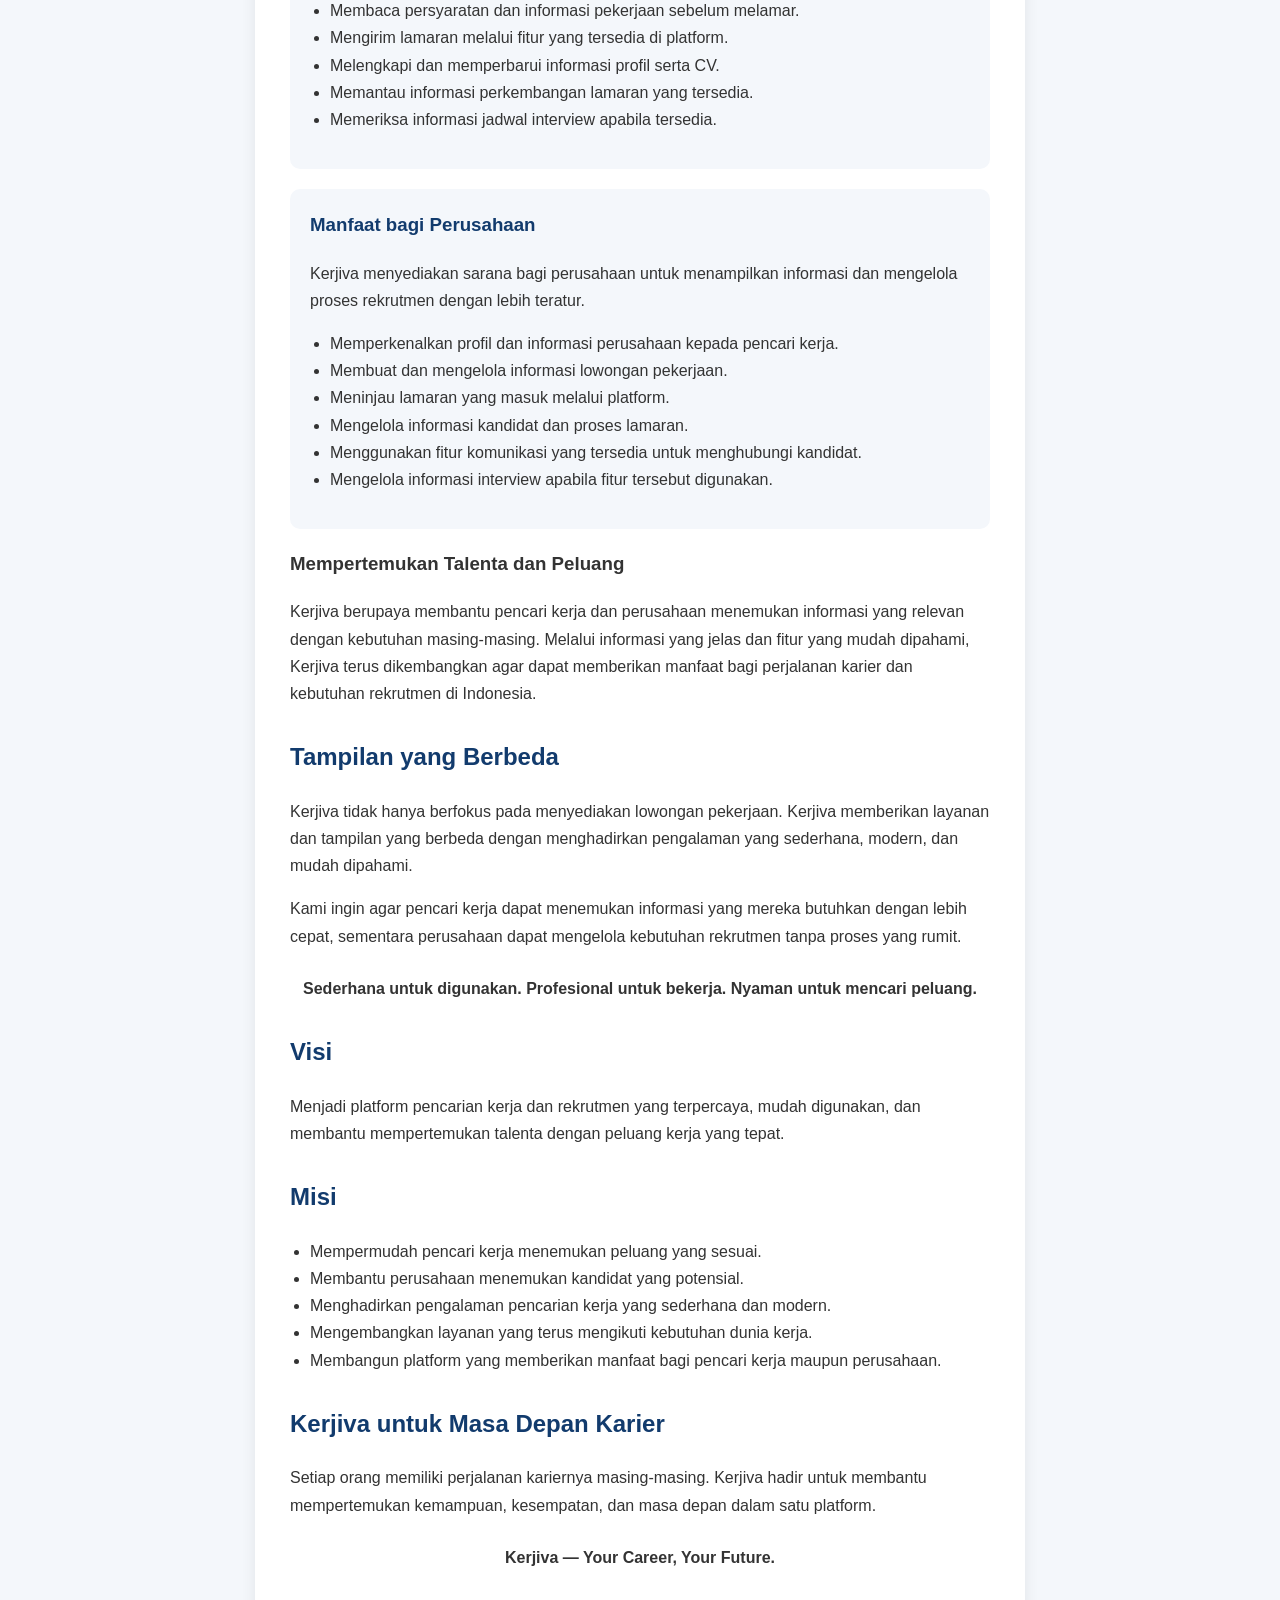
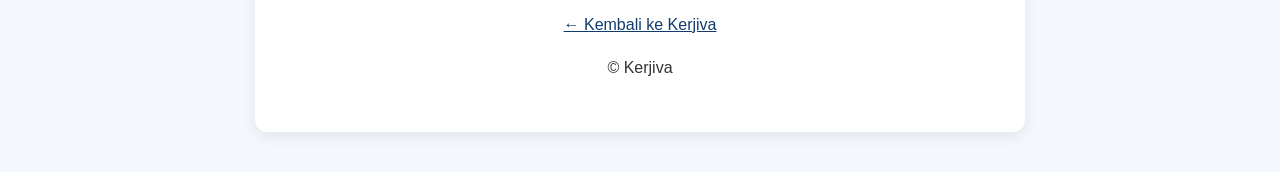
<file: tentang.html>
<!DOCTYPE html>
<html lang="id">
<head>
  <meta charset="UTF-8">
  <meta name="viewport" content="width=device-width, initial-scale=1.0">
  <title>Tentang Kerjiva</title>

  <style>
    body {
      font-family: Arial, sans-serif;
      line-height: 1.7;
      margin: 0;
      padding: 0;
      background: #f4f7fb;
      color: #333;
    }

    .container {
      max-width: 700px;
      margin: 40px auto;
      background: white;
      padding: 35px;
      border-radius: 12px;
      box-shadow: 0 4px 15px rgba(0,0,0,0.08);
    }

    h1 {
      color: #123b6d;
      text-align: center;
    }

    h2 {
      color: #123b6d;
      margin-top: 30px;
    }

    .intro {
      text-align: center;
      margin-bottom: 30px;
    }

    .service-box {
      margin-top: 20px;
      padding: 20px;
      background: #f4f7fb;
      border-radius: 10px;
    }

    .service-box h3 {
      color: #123b6d;
      margin-top: 0;
    }

    ul {
      padding-left: 20px;
    }

    a {
      color: #123b6d;
    }
  </style>
</head>

<body>

  <div class="container">

    <h1 id="aboutTitle">Tentang Kerjiva</h1>

    <p id="aboutIntro" class="intro">
      Your Career, Your Future.
    </p>

    <h2 id="whatTitle">Kerjiva itu apa?</h2>

    <p id="whatText">
      Kerjiva adalah platform yang mempertemukan pencari kerja dengan
      perusahaan dalam satu tempat yang sederhana, modern, dan mudah digunakan.
    </p>

    <p id="whatText2">
      Bagi pencari kerja, Kerjiva membantu menemukan peluang kerja,
      melihat informasi lowongan, mengirim lamaran, dan mengikuti
      perkembangan proses lamaran.
    </p>

    <p id="whatText3">
      Bagi perusahaan, Kerjiva menyediakan tempat untuk memperkenalkan
      perusahaan, memasang lowongan, melihat pelamar, dan mengelola
      proses rekrutmen dengan lebih mudah.
    </p>


    <h2 id="serviceTitle">Layanan Kerjiva</h2>

    <p id="serviceIntro">
      Kerjiva memberikan layanan yang dirancang untuk kebutuhan
      pencari kerja dan perusahaan dalam satu platform.
    </p>

    <div class="service-box">

      <h3 id="jobseekerTitle">Untuk Pencari Kerja</h3>

      <ul>
        <li id="jobseeker1">Mencari lowongan berdasarkan posisi dan lokasi</li>
        <li id="jobseeker2">Melihat informasi lowongan secara lengkap</li>
        <li id="jobseeker3">Mengirim lamaran pekerjaan</li>
        <li id="jobseeker4">Mengelola profil dan CV</li>
        <li id="jobseeker5">Memantau perkembangan lamaran</li>
        <li id="jobseeker6">Mendapatkan informasi jadwal interview</li>
      </ul>

    </div>


    <div class="service-box">

      <h3 id="companyTitle">Untuk Perusahaan</h3>

      <ul>
        <li id="company1">Membuat profil perusahaan</li>
        <li id="company2">Memasang lowongan pekerjaan</li>
        <li id="company3">Mengelola lowongan yang telah dibuat</li>
        <li id="company4">Melihat dan mengelola lamaran masuk</li>
        <li id="company5">Menghubungi kandidat</li>
        <li id="company6">Mengundang kandidat untuk interview</li>
      </ul>

    </div>


   
    <h2 id="benefitsTitle">Manfaat Kerjiva bagi Pencari Kerja dan Perusahaan</h2>

    <p id="benefitsIntro">
      Kerjiva dirancang untuk membantu pencari kerja menemukan informasi peluang kerja
      dan membantu perusahaan mengelola kebutuhan rekrutmen melalui satu platform.
      Setiap fitur ditujukan agar proses pencarian kerja dan pengelolaan lamaran
      menjadi lebih praktis dan terorganisasi.
    </p>

    <div class="service-box">

      <h3 id="benefitsJobseekerTitle">Manfaat bagi Pencari Kerja</h3>

      <p id="benefitsJobseekerIntro">
        Pencari kerja dapat menggunakan Kerjiva untuk mengelola langkah-langkah
        penting dalam mencari peluang karier.
      </p>

      <ul>
        <li id="benefitsJobseeker1">Menelusuri informasi lowongan berdasarkan posisi dan lokasi.</li>
        <li id="benefitsJobseeker2">Membaca persyaratan dan informasi pekerjaan sebelum melamar.</li>
        <li id="benefitsJobseeker3">Mengirim lamaran melalui fitur yang tersedia di platform.</li>
        <li id="benefitsJobseeker4">Melengkapi dan memperbarui informasi profil serta CV.</li>
        <li id="benefitsJobseeker5">Memantau informasi perkembangan lamaran yang tersedia.</li>
        <li id="benefitsJobseeker6">Memeriksa informasi jadwal interview apabila tersedia.</li>
      </ul>

    </div>

    <div class="service-box">

      <h3 id="benefitsCompanyTitle">Manfaat bagi Perusahaan</h3>

      <p id="benefitsCompanyIntro">
        Kerjiva menyediakan sarana bagi perusahaan untuk menampilkan informasi
        dan mengelola proses rekrutmen dengan lebih teratur.
      </p>

      <ul>
        <li id="benefitsCompany1">Memperkenalkan profil dan informasi perusahaan kepada pencari kerja.</li>
        <li id="benefitsCompany2">Membuat dan mengelola informasi lowongan pekerjaan.</li>
        <li id="benefitsCompany3">Meninjau lamaran yang masuk melalui platform.</li>
        <li id="benefitsCompany4">Mengelola informasi kandidat dan proses lamaran.</li>
        <li id="benefitsCompany5">Menggunakan fitur komunikasi yang tersedia untuk menghubungi kandidat.</li>
        <li id="benefitsCompany6">Mengelola informasi interview apabila fitur tersebut digunakan.</li>
      </ul>

    </div>

    <h3 id="benefitsTogetherTitle">Mempertemukan Talenta dan Peluang</h3>

    <p id="benefitsTogetherText">
      Kerjiva berupaya membantu pencari kerja dan perusahaan menemukan informasi
      yang relevan dengan kebutuhan masing-masing. Melalui informasi yang jelas
      dan fitur yang mudah dipahami, Kerjiva terus dikembangkan agar dapat
      memberikan manfaat bagi perjalanan karier dan kebutuhan rekrutmen di Indonesia.
    </p>
    
    <h2 id="differentTitle">Tampilan yang Berbeda</h2>

    <p id="differentText">
      Kerjiva tidak hanya berfokus pada menyediakan lowongan pekerjaan.
      Kerjiva memberikan layanan dan tampilan yang berbeda dengan
      menghadirkan pengalaman yang sederhana, modern, dan mudah dipahami.
    </p>

    <p id="differentText2">
      Kami ingin agar pencari kerja dapat menemukan informasi yang
      mereka butuhkan dengan lebih cepat, sementara perusahaan dapat
      mengelola kebutuhan rekrutmen tanpa proses yang rumit.
    </p>

    <p id="differentQuote" style="text-align:center; font-weight:bold; margin-top:25px;">
      Sederhana untuk digunakan.<br>
      Profesional untuk bekerja.<br>
      Nyaman untuk mencari peluang.
    </p>


    <h2 id="visionTitle">Visi</h2>

    <p id="visionText">
      Menjadi platform pencarian kerja dan rekrutmen yang terpercaya,
      mudah digunakan, dan membantu mempertemukan talenta dengan
      peluang kerja yang tepat.
    </p>


    <h2 id="missionTitle">Misi</h2>

    <ul>
      <li id="mission1">Mempermudah pencari kerja menemukan peluang yang sesuai.</li>
      <li id="mission2">Membantu perusahaan menemukan kandidat yang potensial.</li>
      <li id="mission3">Menghadirkan pengalaman pencarian kerja yang sederhana dan modern.</li>
      <li id="mission4">Mengembangkan layanan yang terus mengikuti kebutuhan dunia kerja.</li>
      <li id="mission5">Membangun platform yang memberikan manfaat bagi pencari kerja maupun perusahaan.</li>
    </ul>


    <h2 id="futureTitle">Kerjiva untuk Masa Depan Karier</h2>

    <p id="futureText">
      Setiap orang memiliki perjalanan kariernya masing-masing.
      Kerjiva hadir untuk membantu mempertemukan kemampuan,
      kesempatan, dan masa depan dalam satu platform.
    </p>

    <p style="text-align:center; font-weight:bold; margin-top:25px;">
      Kerjiva — Your Career, Your Future.
    </p>


    <p style="margin-top:40px; text-align:center;">
      <a id="backLink" href="index.html">← Kembali ke Kerjiva</a>
    </p>

    <p id="copyright" style="text-align:center;">
      © Kerjiva
    </p>

  </div>


  <script>
    function translateAboutPage() {

      const language = localStorage.getItem("siteLanguage") || "id";

      const translations = {

        id: {

          aboutTitle: "Tentang Kerjiva",

          aboutIntro:
            "Your Career, Your Future.",

          whatTitle:
            "Kerjiva itu apa?",

          whatText:
            "Kerjiva adalah platform yang mempertemukan pencari kerja dengan perusahaan dalam satu tempat yang sederhana, modern, dan mudah digunakan.",

          whatText2:
            "Bagi pencari kerja, Kerjiva membantu menemukan peluang kerja, melihat informasi lowongan, mengirim lamaran, dan mengikuti perkembangan proses lamaran.",

          whatText3:
            "Bagi perusahaan, Kerjiva menyediakan tempat untuk memperkenalkan perusahaan, memasang lowongan, melihat pelamar, dan mengelola proses rekrutmen dengan lebih mudah.",

          serviceTitle:
            "Layanan Kerjiva",

          serviceIntro:
            "Kerjiva memberikan layanan yang dirancang untuk kebutuhan pencari kerja dan perusahaan dalam satu platform.",

          jobseekerTitle:
            "Untuk Pencari Kerja",

          jobseeker1:
            "Mencari lowongan berdasarkan posisi dan lokasi",

          jobseeker2:
            "Melihat informasi lowongan secara lengkap",

          jobseeker3:
            "Mengirim lamaran pekerjaan",

          jobseeker4:
            "Mengelola profil dan CV",

          jobseeker5:
            "Memantau perkembangan lamaran",

          jobseeker6:
            "Mendapatkan informasi jadwal interview",

          companyTitle:
            "Untuk Perusahaan",

          company1:
            "Membuat profil perusahaan",

          company2:
            "Memasang lowongan pekerjaan",

          company3:
            "Mengelola lowongan yang telah dibuat",

          company4:
            "Melihat dan mengelola lamaran masuk",

          company5:
            "Menghubungi kandidat",

          company6:
            "Mengundang kandidat untuk interview",

          differentTitle:
            "Tampilan yang Berbeda",

          differentText:
            "Kerjiva tidak hanya berfokus pada menyediakan lowongan pekerjaan. Kerjiva memberikan layanan dan tampilan yang berbeda dengan menghadirkan pengalaman yang sederhana, modern, dan mudah dipahami.",

          differentText2:
            "Kami ingin agar pencari kerja dapat menemukan informasi yang mereka butuhkan dengan lebih cepat, sementara perusahaan dapat mengelola kebutuhan rekrutmen tanpa proses yang rumit.",

          differentQuote:
            "Sederhana untuk digunakan.\nProfesional untuk bekerja.\nNyaman untuk mencari peluang.",

          visionTitle:
            "Visi",

          visionText:
            "Menjadi platform pencarian kerja dan rekrutmen yang terpercaya, mudah digunakan, dan membantu mempertemukan talenta dengan peluang kerja yang tepat.",

          missionTitle:
            "Misi",

          mission1:
            "Mempermudah pencari kerja menemukan peluang yang sesuai.",

          mission2:
            "Membantu perusahaan menemukan kandidat yang potensial.",

          mission3:
            "Menghadirkan pengalaman pencarian kerja yang sederhana dan modern.",

          mission4:
            "Mengembangkan layanan yang terus mengikuti kebutuhan dunia kerja.",

          mission5:
            "Membangun platform yang memberikan manfaat bagi pencari kerja maupun perusahaan.",

          futureTitle:
            "Kerjiva untuk Masa Depan Karier",

          futureText:
            "Setiap orang memiliki perjalanan kariernya masing-masing. Kerjiva hadir untuk membantu mempertemukan kemampuan, kesempatan, dan masa depan dalam satu platform.",

          backLink:
            "← Kembali ke Kerjiva",

          copyright:
            "© Kerjiva"
        },


        en: {

          aboutTitle:
            "About Kerjiva",

          aboutIntro:
            "Your Career, Your Future.",

          whatTitle:
            "What is Kerjiva?",

          whatText:
            "Kerjiva is a platform that connects jobseekers and companies in one simple, modern, and easy-to-use place.",

          whatText2:
            "For jobseekers, Kerjiva helps users discover job opportunities, view job information, submit applications, and follow the progress of their applications.",

          whatText3:
            "For companies, Kerjiva provides a place to introduce their company, post job vacancies, view applicants, and manage the recruitment process more easily.",

          serviceTitle:
            "Kerjiva Services",

          serviceIntro:
            "Kerjiva provides services designed to meet the needs of both jobseekers and companies on one platform.",

          jobseekerTitle:
            "For Jobseekers",

          jobseeker1:
            "Search for jobs by position and location",

          jobseeker2:
            "View complete job information",

          jobseeker3:
            "Submit job applications",

          jobseeker4:
            "Manage your profile and CV",

          jobseeker5:
            "Monitor application progress",

          jobseeker6:
            "Receive interview schedule information",

          companyTitle:
            "For Companies",

          company1:
            "Create a company profile",

          company2:
            "Post job vacancies",

          company3:
            "Manage posted job vacancies",

          company4:
            "View and manage incoming applications",

          company5:
            "Contact candidates",

          company6:
            "Invite candidates for interviews",
                    benefitsTitle:
            "Benefits of Kerjiva for Jobseekers and Companies",

          benefitsIntro:
            "Kerjiva is designed to help jobseekers find job opportunities and help companies manage their recruitment needs through one platform. Its features aim to make job searching and application management more practical and organized.",

          benefitsJobseekerTitle:
            "Benefits for Jobseekers",

          benefitsJobseekerIntro:
            "Jobseekers can use Kerjiva to manage important steps in their career search.",

          benefitsJobseeker1:
            "Explore job vacancies by position and location.",

          benefitsJobseeker2:
            "Read job requirements and information before applying.",

          benefitsJobseeker3:
            "Submit applications through the features available on the platform.",

          benefitsJobseeker4:
            "Complete and update profile information and CV.",

          benefitsJobseeker5:
            "Monitor available updates on application progress.",

          benefitsJobseeker6:
            "Check interview schedule information when available.",

          benefitsCompanyTitle:
            "Benefits for Companies",

          benefitsCompanyIntro:
            "Kerjiva provides companies with a way to present their information and manage recruitment more systematically.",

          benefitsCompany1:
            "Introduce company profiles and information to jobseekers.",

          benefitsCompany2:
            "Create and manage job vacancy information.",

          benefitsCompany3:
            "Review applications received through the platform.",

          benefitsCompany4:
            "Manage candidate information and application processes.",

          benefitsCompany5:
            "Use the available communication features to contact candidates.",

          benefitsCompany6:
            "Manage interview information when this feature is used.",

          benefitsTogetherTitle:
            "Connecting Talent with Opportunities",

          benefitsTogetherText:
            "Kerjiva aims to help jobseekers and companies find information relevant to their respective needs. Through clear information and easy-to-understand features, Kerjiva continues to evolve to support career development and recruitment needs in Indonesia.",

          differentTitle:
            "A Different Experience",

          differentText:
            "Kerjiva is not only focused on providing job vacancies. Kerjiva offers a different service and visual experience by creating a simple, modern, and easy-to-understand platform.",

          differentText2:
            "We want jobseekers to find the information they need more quickly, while companies can manage their recruitment needs without complicated processes.",

          differentQuote:
            "Simple to use.\nProfessional for work.\nComfortable for finding opportunities.",

          visionTitle:
            "Vision",

          visionText:
            "To become a trusted and easy-to-use job search and recruitment platform that helps connect talent with the right opportunities.",

          missionTitle:
            "Mission",

          mission1:
            "Make it easier for jobseekers to find suitable opportunities.",

          mission2:
            "Help companies find potential candidates.",

          mission3:
            "Provide a simple and modern job-search experience.",

          mission4:
            "Continuously develop services according to the needs of the working world.",

          mission5:
            "Build a platform that provides value for both jobseekers and companies.",

          futureTitle:
            "Kerjiva for Your Career Future",

          futureText:
            "Everyone has their own career journey. Kerjiva is here to help connect skills, opportunities, and the future in one platform.",

          backLink:
            "← Back to Kerjiva",

          copyright:
            "© Kerjiva"
        }
      };


      const text = translations[language] || translations.id;

      Object.keys(text).forEach(function(id) {

        const element = document.getElementById(id);

        if (element) {
          element.textContent = text[id];
        }

      });

    }

    document.addEventListener("DOMContentLoaded", translateAboutPage);
  </script>

</body>
</html>
</file>
